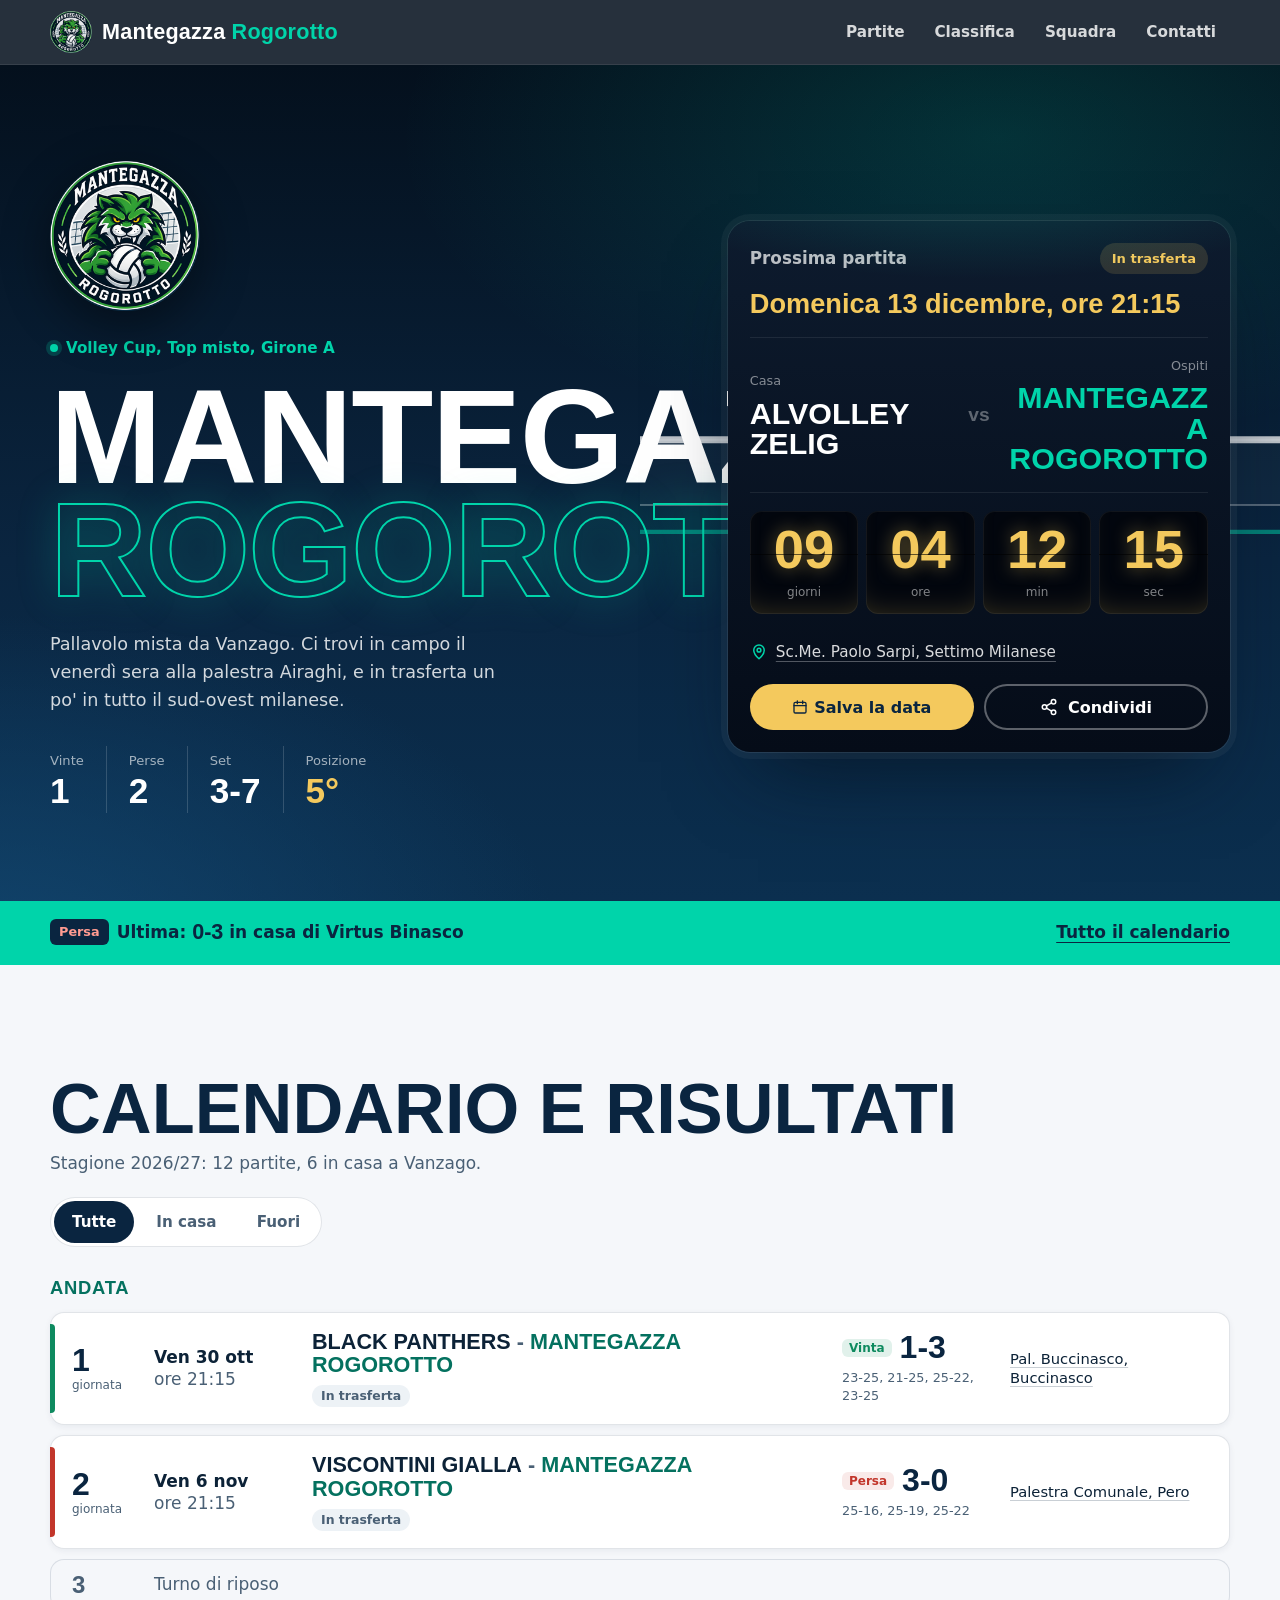
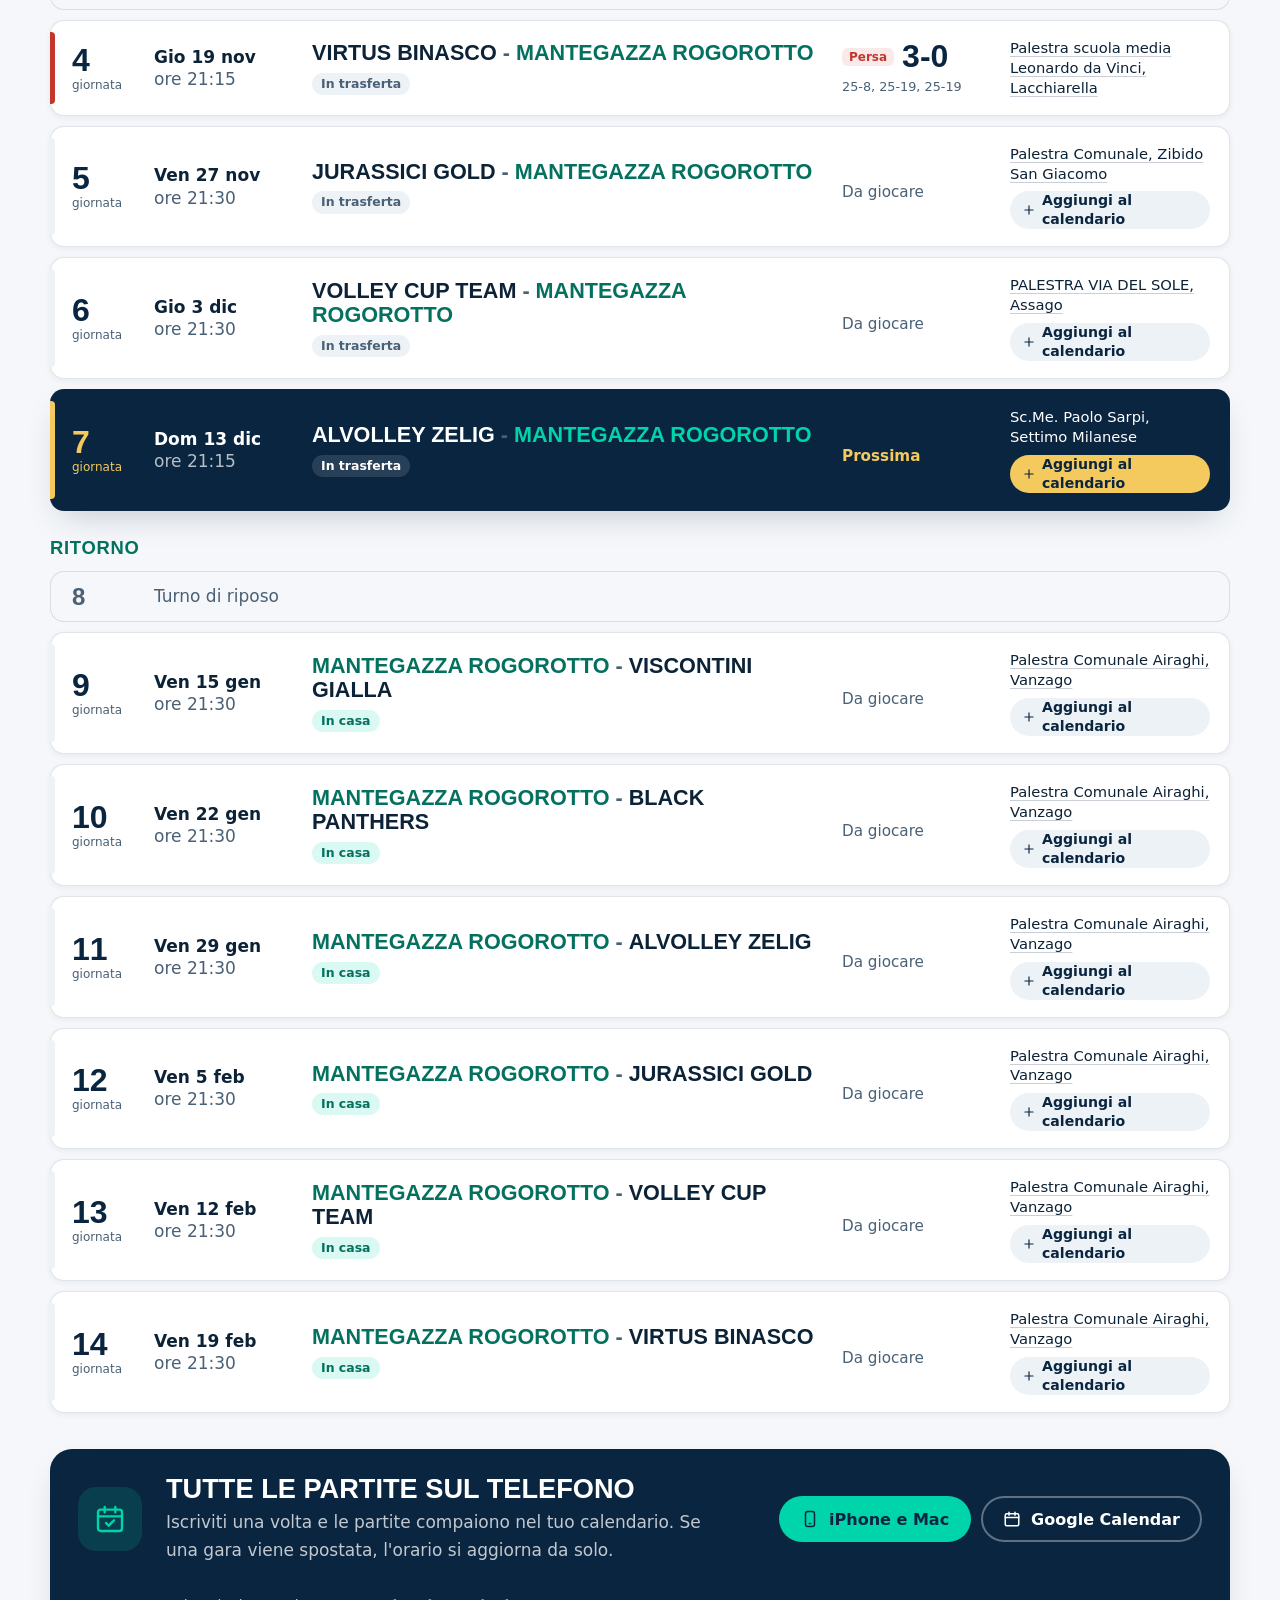
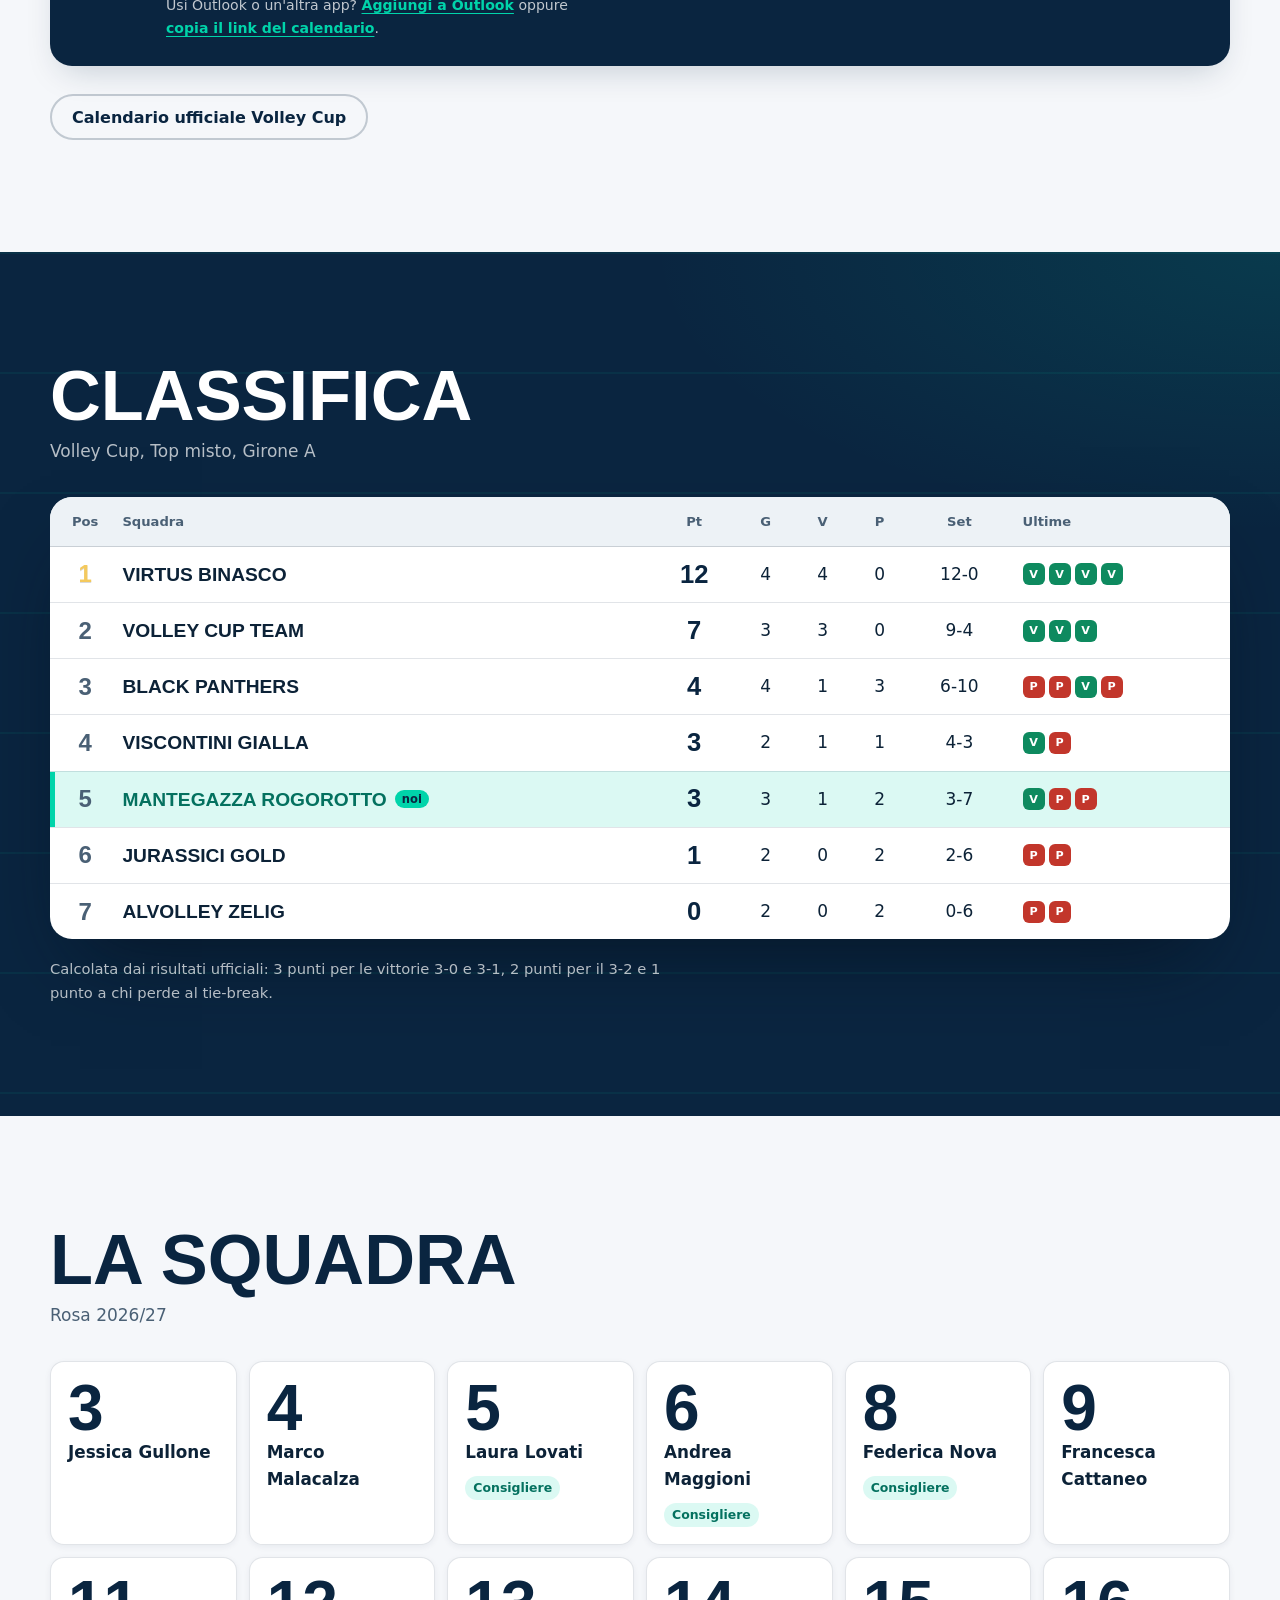
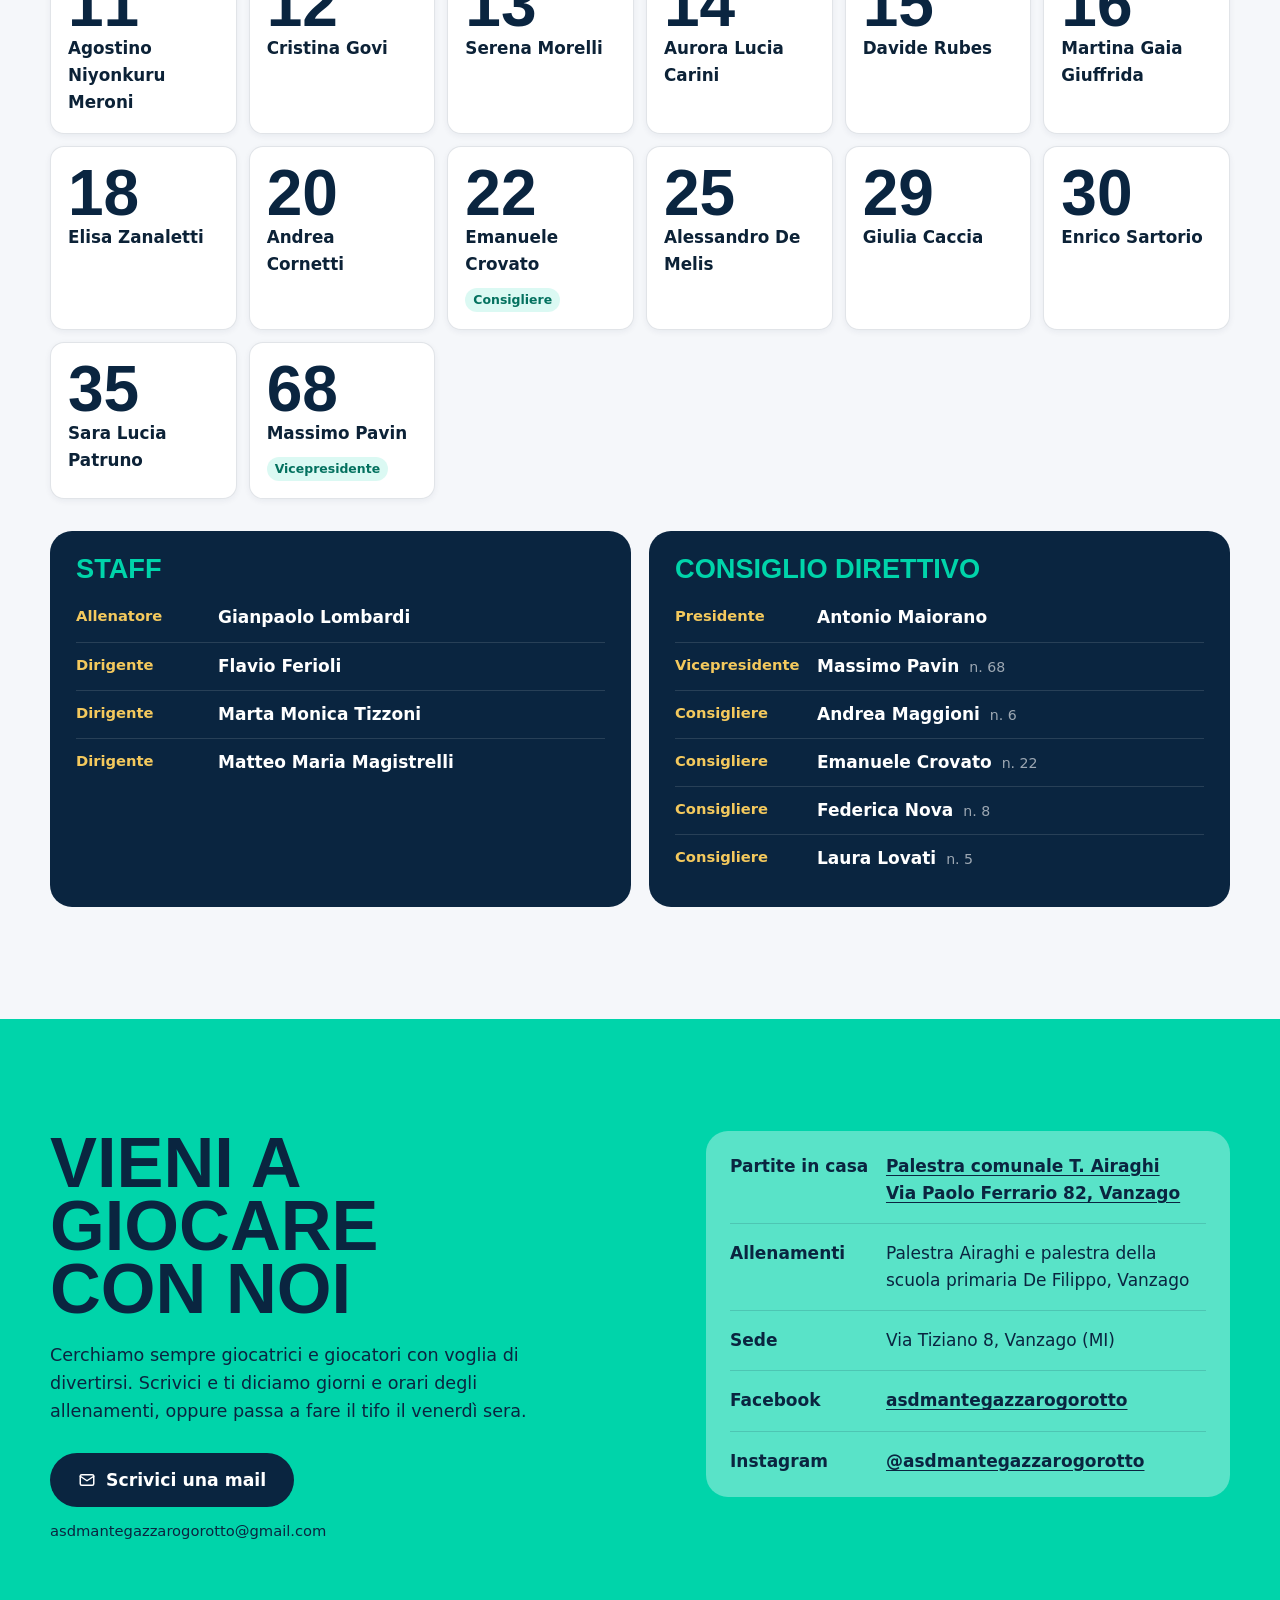
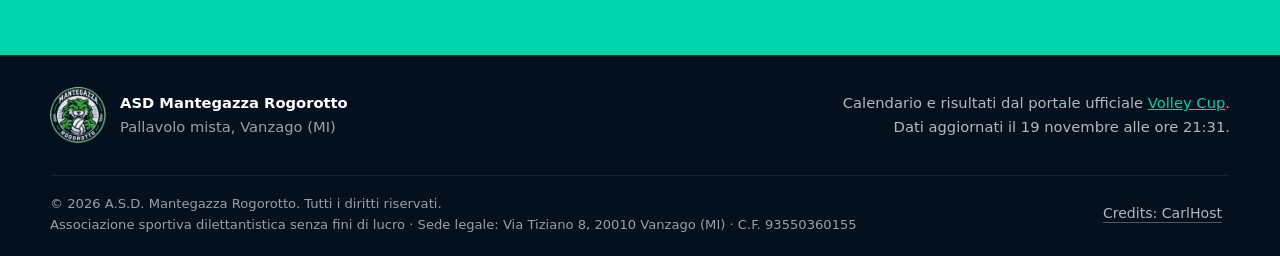
<file: index.html>
<!doctype html>
<html lang="it">
<head>
  <meta charset="utf-8">
  <meta http-equiv="Content-Security-Policy" content="default-src 'self'; script-src 'self'; style-src 'self' 'unsafe-inline' https://fonts.googleapis.com; font-src https://fonts.gstatic.com; img-src 'self' data:; connect-src 'self'; object-src 'none'; base-uri 'self'; form-action 'self'; upgrade-insecure-requests">
  <meta name="referrer" content="strict-origin-when-cross-origin">
  <meta name="viewport" content="width=device-width, initial-scale=1, viewport-fit=cover">
  <title>ASD Mantegazza Rogorotto | Pallavolo mista a Vanzago</title>
  <meta name="description" content="Sito ufficiale dell'ASD Mantegazza Rogorotto, squadra di pallavolo mista di Vanzago (MI). Calendario, risultati e classifica della Volley Cup Top misto aggiornati in automatico, squadra, allenamenti e contatti.">
  <meta name="theme-color" content="#0A2540">
  <link rel="canonical" href="https://asdmantegazzarogorotto.it/">
  <meta property="og:type" content="website">
  <meta property="og:locale" content="it_IT">
  <meta property="og:site_name" content="ASD Mantegazza Rogorotto">
  <meta property="og:title" content="ASD Mantegazza Rogorotto, pallavolo mista a Vanzago">
  <meta property="og:description" content="Sito ufficiale: prossima partita, risultati, classifica, squadra e contatti della pallavolo mista di Vanzago.">
  <meta property="og:url" content="https://asdmantegazzarogorotto.it/">
  <meta property="og:image" content="https://asdmantegazzarogorotto.it/assets/og.png?v=2">
  <meta property="og:image:width" content="1200">
  <meta property="og:image:height" content="630">
  <meta name="twitter:card" content="summary_large_image">
  <link rel="icon" href="/favicon.ico" sizes="48x48">
  <link rel="icon" href="/assets/logo-192.png?v=2" sizes="192x192" type="image/png">
  <link rel="icon" href="/assets/logo-96.png?v=2" sizes="96x96" type="image/png">
  <link rel="apple-touch-icon" href="assets/icon-180.png?v=2">
  <link rel="preconnect" href="https://fonts.googleapis.com">
  <link rel="preconnect" href="https://fonts.gstatic.com" crossorigin>
  <link href="https://fonts.googleapis.com/css2?family=Atkinson+Hyperlegible:ital,wght@0,400;0,700;1,400&family=Big+Shoulders+Display:wght@600;700;800;900&display=swap" rel="stylesheet">
  <link rel="stylesheet" href="css/style.css?v=9">
  <script type="application/ld+json">
  {
    "@context": "https://schema.org",
    "@type": "SportsTeam",
    "name": "ASD Mantegazza Rogorotto",
    "legalName": "A.S.D. Mantegazza Rogorotto",
    "taxID": "93550360155",
    "address": { "@type": "PostalAddress", "streetAddress": "Via Tiziano 8", "postalCode": "20010", "addressLocality": "Vanzago", "addressRegion": "MI", "addressCountry": "IT" },
    "sport": "Pallavolo",
    "logo": "https://asdmantegazzarogorotto.it/assets/logo-1024.png?v=2",
    "email": "asdmantegazzarogorotto@gmail.com",
    "url": "https://asdmantegazzarogorotto.it/",
    "description": "Sito ufficiale dell'ASD Mantegazza Rogorotto, squadra di pallavolo mista di Vanzago (MI).",
    "sameAs": ["https://www.instagram.com/asdmantegazzarogorotto/", "https://www.facebook.com/asdmantegazzarogorotto"],
    "location": {
      "@type": "SportsActivityLocation",
      "name": "Palestra comunale T. Airaghi",
      "address": { "@type": "PostalAddress", "streetAddress": "Via Paolo Ferrario 82", "addressLocality": "Vanzago", "addressRegion": "MI", "addressCountry": "IT" }
    }
  }
  </script>
  <script type="application/ld+json">
  {
    "@context": "https://schema.org",
    "@type": "WebSite",
    "name": "ASD Mantegazza Rogorotto",
    "alternateName": ["Mantegazza Rogorotto", "ASD MR"],
    "url": "https://asdmantegazzarogorotto.it/"
  }
  </script>
</head>
<body>
  <a class="skip" href="#partite">Vai al calendario</a>

  <header class="topbar">
    <div class="wrap topbar__inner">
      <a class="brand" href="#top" aria-label="Mantegazza Rogorotto, torna su">
        <img src="assets/logo-256.png?v=2" alt="" width="42" height="42">
        <span>Mantegazza <b>Rogorotto</b></span>
      </a>
      <nav class="nav" aria-label="Sezioni">
        <a href="#partite">Partite</a>
        <a href="#classifica">Classifica</a>
        <a href="#news" data-optional hidden>News</a>
        <a href="#squadra">Squadra</a>
        <a href="#foto" data-optional hidden>Foto</a>
        <a href="#contatti">Contatti</a>
      </nav>
    </div>
  </header>

  <main id="top">
    <section class="hero" aria-labelledby="hero-title">
      <svg class="hero__floor" viewBox="0 0 1600 520" preserveAspectRatio="xMidYMax slice" aria-hidden="true">
        <defs>
          <linearGradient id="fade" x1="0" y1="0" x2="0" y2="1">
            <stop offset="0" stop-color="#00D4AA" stop-opacity="0"/>
            <stop offset=".55" stop-color="#00D4AA" stop-opacity=".35"/>
            <stop offset="1" stop-color="#00D4AA" stop-opacity=".7"/>
          </linearGradient>
        </defs>
        <g fill="none" stroke="url(#fade)" stroke-width="3">
          <path d="M520 120 L1080 120 L1560 520 L40 520 Z"/>
          <path d="M444 183 L1156 183"/>
          <path d="M268 330 L1332 330"/>
        </g>
        <g stroke-linecap="round">
          <path d="M406 215 L1194 215" stroke="#00D4AA" stroke-opacity=".6" stroke-width="3"/>
          <path d="M380 150 L1220 150 L1220 196 L380 196 Z" fill="rgba(255,255,255,.03)" stroke="#fff" stroke-opacity=".35" stroke-width="1.5"/>
          <path d="M380 150 L1220 150" stroke="#fff" stroke-opacity=".85" stroke-width="5"/>
          <path d="M380 140 V215 M1220 140 V215" stroke="#F4C95D" stroke-opacity=".9" stroke-width="5"/>
        </g>
      </svg>

      <div class="wrap hero__grid">
        <div class="hero__text">
          <img class="hero__logo" src="assets/logo-256.png?v=2" srcset="assets/logo-256.png?v=2 1x, assets/logo-512.png?v=2 3x" alt="Logo ASD Mantegazza Rogorotto" width="150" height="150">
          <p class="hero__league" id="leagueLine">Volley Cup, Top misto</p>
          <h1 id="hero-title" class="hero__title">
            <span>Mantegazza</span>
            <span>Rogorotto</span>
          </h1>
          <p class="hero__lede">Pallavolo mista da Vanzago. Ci trovi in campo il venerdì sera alla palestra Airaghi, e in trasferta un po' in tutto il sud-ovest milanese.</p>
          <dl class="record" id="record" aria-label="Bilancio stagione">
            <div><dt>Vinte</dt><dd id="recW" class="sk">0</dd></div>
            <div><dt>Perse</dt><dd id="recL" class="sk">0</dd></div>
            <div><dt>Set</dt><dd id="recS" class="sk">0-0</dd></div>
            <div><dt>Posizione</dt><dd id="recP" class="sk">-</dd></div>
          </dl>
        </div>

        <article class="board" id="board" aria-labelledby="boardLabel">
          <header class="board__head">
            <h2 id="boardLabel">Prossima partita</h2>
            <span class="board__pill" id="boardSide">&nbsp;</span>
          </header>
          <p class="board__date" id="boardDate"><span class="sk">giorno 00 mese, ore 00:00</span></p>
          <div class="board__teams">
            <div class="board__team">
              <span class="board__side">Casa</span>
              <strong id="boardHome" class="sk">Squadra casa</strong>
            </div>
            <div class="board__vs" id="boardScore" aria-hidden="true">vs</div>
            <div class="board__team board__team--away">
              <span class="board__side">Ospiti</span>
              <strong id="boardAway" class="sk">Squadra ospite</strong>
            </div>
          </div>
          <div class="board__clock" id="boardClock" role="timer" aria-live="off" aria-label="Tempo che manca alla partita">
            <div><b id="cdD">00</b><span>giorni</span></div>
            <div><b id="cdH">00</b><span>ore</span></div>
            <div><b id="cdM">00</b><span>min</span></div>
            <div><b id="cdS">00</b><span>sec</span></div>
          </div>
          <a class="board__venue" id="boardVenue" href="#" target="_blank" rel="noopener">
            <svg viewBox="0 0 24 24" aria-hidden="true"><path d="M12 21s-7-6.2-7-11.5A7 7 0 0 1 19 9.5C19 14.8 12 21 12 21z"/><circle cx="12" cy="9.5" r="2.5"/></svg>
            <span class="sk">Palestra, città</span>
          </a>
          <div class="board__actions">
            <details class="cal cal--board" id="boardCal">
              <summary class="btn btn--gold">
                <svg viewBox="0 0 24 24" aria-hidden="true"><rect x="3" y="5" width="18" height="16" rx="2"/><path d="M3 10h18M8 3v4M16 3v4"/></svg>
                Salva la data
              </summary>
              <div class="cal__menu" id="boardCalMenu"></div>
            </details>
            <button type="button" class="btn btn--outline-light" id="boardShare">
              <svg viewBox="0 0 24 24" aria-hidden="true"><circle cx="18" cy="5" r="3"/><circle cx="6" cy="12" r="3"/><circle cx="18" cy="19" r="3"/><path d="M8.6 13.5l6.8 4M15.4 6.5l-6.8 4"/></svg>
              Condividi
            </button>
          </div>
        </article>
      </div>

      <div class="ticker" id="ticker">
        <div class="wrap ticker__inner">
          <p id="lastResult"><span class="sk">Ultima partita: risultato</span></p>
          <a href="#partite" class="ticker__link">Tutto il calendario</a>
        </div>
      </div>
    </section>

    <section class="section" id="partite" aria-labelledby="partite-title">
      <div class="wrap">
        <div class="section__head">
          <div>
            <h2 id="partite-title">Calendario e risultati</h2>
            <p class="section__sub" id="fixturesSub">Stagione 2026/27, 12 partite tra andata e ritorno.</p>
          </div>
          <div class="filters" role="group" aria-label="Mostra partite">
            <button type="button" data-filter="all" aria-pressed="true">Tutte</button>
            <button type="button" data-filter="home" aria-pressed="false">In casa</button>
            <button type="button" data-filter="away" aria-pressed="false">Fuori</button>
          </div>
        </div>
        <ol class="fixtures" id="fixtures" aria-busy="true">
          <li class="fx fx--skeleton"></li><li class="fx fx--skeleton"></li><li class="fx fx--skeleton"></li>
        </ol>
        <aside class="follow" aria-labelledby="follow-title">
          <div class="follow__icon">
            <svg viewBox="0 0 24 24" aria-hidden="true"><rect x="3" y="5" width="18" height="16" rx="2"/><path d="M3 10h18M8 3v4M16 3v4M9 15l2 2 4-4"/></svg>
          </div>
          <div>
            <h3 id="follow-title">Tutte le partite sul telefono</h3>
            <p>Iscriviti una volta e le partite compaiono nel tuo calendario. Se una gara viene spostata, l'orario si aggiorna da solo.</p>
          </div>
          <div class="follow__btns">
            <a class="btn btn--teal" id="subApple" href="#">
              <svg viewBox="0 0 24 24" aria-hidden="true"><rect x="6" y="2" width="12" height="20" rx="3"/><path d="M11 18h2"/></svg>
              iPhone e Mac
            </a>
            <a class="btn btn--outline-light" id="subGoogle" href="#" target="_blank" rel="noopener">
              <svg viewBox="0 0 24 24" aria-hidden="true"><rect x="3" y="5" width="18" height="16" rx="2"/><path d="M3 10h18M8 3v4M16 3v4"/></svg>
              Google Calendar
            </a>
          </div>
          <p class="follow__more">Usi Outlook o un'altra app? <a id="subOutlook" href="#" target="_blank" rel="noopener">Aggiungi a Outlook</a> oppure <button type="button" id="copyFeed">copia il link del calendario</button>.</p>
        </aside>
        <div class="section__actions">
          <a class="btn btn--ghost" id="sourceLink" href="https://ivl.usacli.it/" target="_blank" rel="noopener">Calendario ufficiale Volley Cup</a>
        </div>
      </div>
    </section>

    <section class="section section--court" id="classifica" aria-labelledby="classifica-title">
      <div class="wrap">
        <div class="section__head">
          <div>
            <h2 id="classifica-title">Classifica</h2>
            <p class="section__sub" id="groupName">Girone A</p>
          </div>
        </div>
        <div class="table-card">
          <table class="standings">
            <caption class="sr-only">Classifica del girone</caption>
            <thead>
              <tr>
                <th scope="col"><abbr title="Posizione">Pos</abbr></th>
                <th scope="col" class="t-left">Squadra</th>
                <th scope="col"><abbr title="Punti">Pt</abbr></th>
                <th scope="col"><abbr title="Partite giocate">G</abbr></th>
                <th scope="col"><abbr title="Vinte">V</abbr></th>
                <th scope="col"><abbr title="Perse">P</abbr></th>
                <th scope="col" class="hide-sm">Set</th>
                <th scope="col" class="t-left hide-sm">Ultime</th>
              </tr>
            </thead>
            <tbody id="standings"></tbody>
          </table>
        </div>
        <p class="note">Calcolata dai risultati ufficiali: 3 punti per le vittorie 3-0 e 3-1, 2 punti per il 3-2 e 1 punto a chi perde al tie-break.</p>
      </div>
    </section>

    <section class="section" id="news" aria-labelledby="news-title" hidden>
      <div class="wrap">
        <div class="section__head">
          <div>
            <h2 id="news-title">News</h2>
            <p class="section__sub">Avvisi e racconti dalla squadra</p>
          </div>
        </div>
        <div class="news" id="newsList"></div>
        <div class="section__actions"><button type="button" class="btn btn--ghost" id="newsMore" hidden>Mostra altre news</button></div>
      </div>
    </section>

    <section class="section" id="squadra" aria-labelledby="squadra-title">
      <div class="wrap">
        <div class="section__head">
          <div>
            <h2 id="squadra-title">La squadra</h2>
            <p class="section__sub">Rosa 2026/27</p>
          </div>
        </div>
        <div id="roster"></div>
      </div>
    </section>

    <section class="section section--photos" id="foto" aria-labelledby="foto-title" hidden>
      <div class="wrap">
        <div class="section__head">
          <div>
            <h2 id="foto-title">Foto</h2>
            <p class="section__sub">Dal campo e dintorni</p>
          </div>
        </div>
        <ul class="photos" id="photoGrid"></ul>
        <div class="section__actions"><button type="button" class="btn btn--outline-light" id="photosMore" hidden>Mostra altre foto</button></div>
      </div>
    </section>

    <dialog class="lightbox" id="lightbox" aria-label="Foto ingrandita">
      <figure>
        <img id="lbImg" alt="">
        <figcaption id="lbCap"></figcaption>
      </figure>
      <button type="button" class="lightbox__btn lightbox__prev" id="lbPrev" aria-label="Foto precedente"><svg viewBox="0 0 24 24" aria-hidden="true"><path d="M15 5l-7 7 7 7"/></svg></button>
      <button type="button" class="lightbox__btn lightbox__next" id="lbNext" aria-label="Foto successiva"><svg viewBox="0 0 24 24" aria-hidden="true"><path d="M9 5l7 7-7 7"/></svg></button>
      <button type="button" class="lightbox__btn lightbox__close" id="lbClose" aria-label="Chiudi"><svg viewBox="0 0 24 24" aria-hidden="true"><path d="M6 6l12 12M18 6L6 18"/></svg></button>
    </dialog>

    <section class="section section--teal" id="contatti" aria-labelledby="contatti-title">
      <div class="wrap contacts">
        <div class="contacts__main">
          <h2 id="contatti-title">Vieni a giocare con noi</h2>
          <p id="clubInvite">Cerchiamo sempre giocatrici e giocatori con voglia di divertirsi. Scrivici e ti diciamo giorni e orari degli allenamenti, oppure passa a fare il tifo il venerdì sera.</p>
          <a class="btn btn--navy btn--lg" id="clubMailBtn" href="mailto:asdmantegazzarogorotto@gmail.com?subject=Info%20pallavolo">
            <svg viewBox="0 0 24 24" aria-hidden="true"><rect x="3" y="5" width="18" height="14" rx="2"/><path d="M3 7l9 6 9-6"/></svg>
            Scrivici una mail
          </a>
          <p class="contacts__mail" id="clubMail">asdmantegazzarogorotto@gmail.com</p>
        </div>
        <dl class="facts">
          <div>
            <dt>Partite in casa</dt>
            <dd><a id="clubGym" href="https://www.google.com/maps/search/?api=1&query=Palestra+Comunale+Airaghi+Via+Paolo+Ferrario+82+Vanzago" target="_blank" rel="noopener">Palestra comunale T. Airaghi<br>Via Paolo Ferrario 82, Vanzago</a></dd>
          </div>
          <div>
            <dt>Allenamenti</dt>
            <dd id="clubTraining">Palestra Airaghi e palestra della scuola primaria De Filippo, Vanzago</dd>
          </div>
          <div>
            <dt>Sede</dt>
            <dd id="clubSeat">Via Tiziano 8, Vanzago (MI)</dd>
          </div>
          <div id="clubFbRow" hidden>
            <dt>Facebook</dt>
            <dd><a id="clubFb" href="#" target="_blank" rel="noopener">Pagina Facebook</a></dd>
          </div>
          <div id="clubIgRow">
            <dt>Instagram</dt>
            <dd><a id="clubIg" href="https://www.instagram.com/asdmantegazzarogorotto/" target="_blank" rel="noopener">@asdmantegazzarogorotto</a></dd>
          </div>
        </dl>
      </div>
    </section>
  </main>

  <footer class="footer">
    <div class="wrap footer__inner">
      <div class="footer__brand">
        <img src="assets/logo-256.png?v=2" alt="" width="56" height="56" loading="lazy">
        <p>ASD Mantegazza Rogorotto<br><span>Pallavolo mista, Vanzago (MI)</span></p>
      </div>
      <p class="footer__data">Calendario e risultati dal portale ufficiale <a href="https://www.volleycup.it/" target="_blank" rel="noopener">Volley Cup</a>.<br><span id="updated"></span></p>
    </div>
    <div class="wrap footer__credits">
      <p class="footer__legal">&copy; <span id="year">2026</span> A.S.D. Mantegazza Rogorotto. Tutti i diritti riservati.<br>
        Associazione sportiva dilettantistica senza fini di lucro &middot; Sede legale: Via Tiziano 8, 20010 Vanzago (MI) &middot; C.F. 93550360155</p>
      <a href="https://carlhost.com/websites" target="_blank" rel="noopener">Credits: CarlHost</a>
    </div>
  </footer>

  <div class="toast" id="toast" role="status" aria-live="polite"></div>

  <script src="js/main.js?v=8" defer></script>
</body>
</html>
</file>
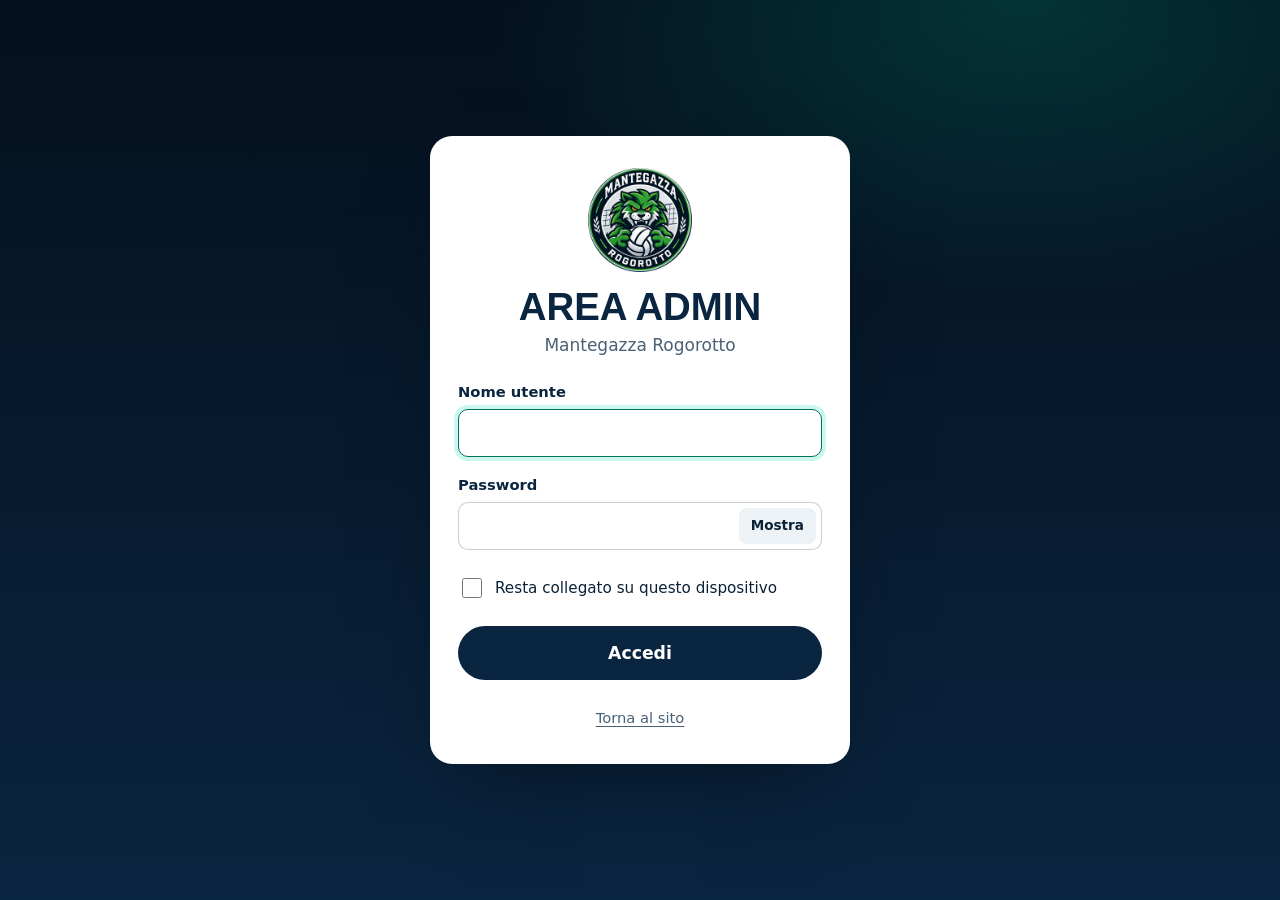
<file: admin/index.html>
<!doctype html>
<html lang="it">
<head>
  <meta charset="utf-8">
  <meta http-equiv="Content-Security-Policy" content="default-src 'self'; script-src 'self'; style-src 'self' 'unsafe-inline' https://fonts.googleapis.com; font-src https://fonts.gstatic.com; img-src 'self' data: blob:; connect-src https://mr-admin.ulivinic.workers.dev; object-src 'none'; base-uri 'self'; form-action 'none'; upgrade-insecure-requests">
  <meta name="referrer" content="no-referrer">
  <meta name="viewport" content="width=device-width, initial-scale=1, viewport-fit=cover">
  <meta name="robots" content="noindex, nofollow">
  <title>Area admin | Mantegazza Rogorotto</title>
  <meta name="theme-color" content="#0A2540">
  <link rel="icon" href="../assets/logo-64.png?v=2" type="image/png">
  <link rel="apple-touch-icon" href="../assets/icon-180.png?v=2">
  <link rel="preconnect" href="https://fonts.googleapis.com">
  <link rel="preconnect" href="https://fonts.gstatic.com" crossorigin>
  <link href="https://fonts.googleapis.com/css2?family=Atkinson+Hyperlegible:ital,wght@0,400;0,700;1,400&family=Big+Shoulders+Display:wght@700;800;900&display=swap" rel="stylesheet">
  <link rel="stylesheet" href="../css/style.css?v=9">
  <link rel="stylesheet" href="admin.css?v=2">
</head>
<body class="admin">

  <!-- ============ LOGIN ============ -->
  <main class="login" id="loginView">
    <form class="login__card" id="loginForm" novalidate>
      <img src="../assets/logo-256.png?v=2" alt="" width="104" height="104">
      <h1>Area admin</h1>
      <p class="login__sub">Mantegazza Rogorotto</p>
      <label class="field">
        <span>Nome utente</span>
        <input type="text" name="username" id="username" autocomplete="username" autocapitalize="none" spellcheck="false" required>
      </label>
      <label class="field">
        <span>Password</span>
        <span class="pw">
          <input type="password" name="password" id="password" autocomplete="current-password" required>
          <button type="button" class="pw__toggle" id="pwToggle" aria-label="Mostra password" aria-pressed="false">Mostra</button>
        </span>
      </label>
      <label class="check">
        <input type="checkbox" id="remember">
        <span>Resta collegato su questo dispositivo</span>
      </label>
      <p class="form-error" id="loginError" role="alert" hidden></p>
      <button type="submit" class="btn btn--navy btn--lg btn--block" id="loginBtn">Accedi</button>
      <a class="login__back" href="../">Torna al sito</a>
    </form>
  </main>

  <!-- ============ PANNELLO ============ -->
  <div class="app" id="appView" hidden>
    <header class="app__bar">
      <div class="app__brand">
        <img src="../assets/logo-256.png?v=2" alt="" width="36" height="36">
        <span>Admin</span>
      </div>
      <nav class="tabs" role="tablist" aria-label="Sezioni da modificare">
        <button role="tab" id="tab-players" aria-controls="panel-players" aria-selected="true" data-tab="players">Rosa</button>
        <button role="tab" id="tab-news" aria-controls="panel-news" aria-selected="false" data-tab="news" tabindex="-1">News</button>
        <button role="tab" id="tab-gallery" aria-controls="panel-gallery" aria-selected="false" data-tab="gallery" tabindex="-1">Foto</button>
        <button role="tab" id="tab-club" aria-controls="panel-club" aria-selected="false" data-tab="club" tabindex="-1">Contatti</button>
      </nav>
      <div class="app__user">
        <a href="../" target="_blank" rel="noopener">Vedi il sito</a>
        <button type="button" id="logoutBtn">Esci <span id="whoami"></span></button>
      </div>
    </header>

    <main class="app__main wrap">
      <p class="loading" id="loading">Carico i contenuti…</p>

      <!-- ROSA -->
      <section class="panel" id="panel-players" role="tabpanel" aria-labelledby="tab-players">
        <div class="panel__head">
          <div>
            <h2>Rosa</h2>
            <p>Giocatori, staff e consiglio direttivo. Chi ha un numero compare tra i giocatori; chi non ha numero ma ha un ruolo (allenatore, dirigente) compare nello staff; chi ha una carica compare nel consiglio direttivo.</p>
          </div>
          <button type="button" class="btn btn--teal" id="addPlayer">Aggiungi giocatore</button>
        </div>
        <ul class="list" id="playersList"></ul>
        <p class="empty" id="playersEmpty" hidden>Nessun giocatore. Finché la rosa è vuota, sul sito compare "Rosa in arrivo".</p>
      </section>

      <!-- NEWS -->
      <section class="panel" id="panel-news" role="tabpanel" aria-labelledby="tab-news" hidden>
        <div class="panel__head">
          <div>
            <h2>News</h2>
            <p>Avvisi, resoconti delle partite, eventi. Sul sito compaiono le più recenti per prime.</p>
          </div>
          <button type="button" class="btn btn--teal" id="addNews">Scrivi una news</button>
        </div>
        <ul class="list" id="newsList"></ul>
        <p class="empty" id="newsEmpty" hidden>Nessuna news. Finché non ce ne sono, la sezione non compare sul sito.</p>
      </section>

      <!-- FOTO -->
      <section class="panel" id="panel-gallery" role="tabpanel" aria-labelledby="tab-gallery" hidden>
        <div class="panel__head">
          <div>
            <h2>Foto</h2>
            <p>Le foto vengono ridotte automaticamente prima del caricamento. Puoi sceglierne più di una alla volta.</p>
          </div>
          <label class="btn btn--teal">
            Carica foto
            <input type="file" id="galleryUpload" accept="image/jpeg,image/png,image/webp,image/heic" multiple hidden>
          </label>
        </div>
        <ul class="gallery-grid" id="galleryList"></ul>
        <p class="empty" id="galleryEmpty" hidden>Nessuna foto. Finché non ce ne sono, la sezione non compare sul sito.</p>
      </section>

      <!-- CONTATTI -->
      <section class="panel" id="panel-club" role="tabpanel" aria-labelledby="tab-club" hidden>
        <div class="panel__head">
          <div>
            <h2>Contatti</h2>
            <p>I testi della sezione "Vieni a giocare con noi" in fondo al sito.</p>
          </div>
        </div>
        <form class="card form-grid" id="clubForm">
          <label class="field field--wide">
            <span>Testo di invito</span>
            <textarea name="invite" rows="3" maxlength="600"></textarea>
          </label>
          <label class="field">
            <span>Email</span>
            <input type="email" name="email" maxlength="120" autocomplete="off">
          </label>
          <label class="field">
            <span>Instagram</span>
            <span class="prefix"><b>@</b><input type="text" name="instagram" maxlength="60" autocapitalize="none" spellcheck="false"></span>
          </label>
          <label class="field field--wide">
            <span>Facebook</span>
            <input type="text" name="facebook" maxlength="200" autocapitalize="none" spellcheck="false" placeholder="Incolla il link della pagina, es. https://www.facebook.com/nomepagina">
          </label>
          <label class="field">
            <span>Palestra delle partite in casa</span>
            <input type="text" name="home_gym_name" maxlength="120">
          </label>
          <label class="field">
            <span>Indirizzo della palestra</span>
            <input type="text" name="home_gym_address" maxlength="160">
          </label>
          <label class="field field--wide">
            <span>Allenamenti</span>
            <textarea name="training" rows="2" maxlength="300"></textarea>
          </label>
          <label class="field field--wide">
            <span>Sede</span>
            <input type="text" name="seat" maxlength="160">
          </label>
        </form>
      </section>
    </main>

    <footer class="savebar" id="saveBar" data-state="clean">
      <div class="wrap savebar__inner">
        <p id="saveStatus">Nessuna modifica da salvare.</p>
        <div class="savebar__btns">
          <button type="button" class="btn btn--ghost-light" id="discardBtn" disabled>Annulla modifiche</button>
          <button type="button" class="btn btn--gold" id="saveBtn" disabled>Salva modifiche</button>
        </div>
      </div>
    </footer>
  </div>

  <!-- modale news -->
  <dialog class="modal" id="newsDialog" aria-labelledby="newsDialogTitle">
    <form method="dialog" class="modal__body" id="newsForm" novalidate>
      <h2 id="newsDialogTitle">Nuova news</h2>
      <label class="field">
        <span>Titolo</span>
        <input type="text" name="title" maxlength="140" required>
      </label>
      <label class="field">
        <span>Data</span>
        <input type="date" name="date" required>
      </label>
      <label class="field">
        <span>Testo</span>
        <textarea name="text" rows="7" maxlength="5000"></textarea>
      </label>
      <div class="field">
        <span>Foto (facoltativa)</span>
        <div class="imgpick" id="newsImgPick"></div>
      </div>
      <p class="form-error" id="newsError" role="alert" hidden></p>
      <div class="modal__actions">
        <button type="button" class="btn btn--ghost" value="cancel" id="newsCancel">Annulla</button>
        <button type="submit" class="btn btn--navy" value="ok">Conferma</button>
      </div>
    </form>
  </dialog>

  <div class="toast" id="toast" role="status" aria-live="polite"></div>
  <script src="admin.js?v=3" defer></script>
</body>
</html>
</file>
<file: css/style.css>
/* ASD Mantegazza Rogorotto
   Palette: navy + verde acqua + oro (colori sociali) */
:root {
  --navy: #0A2540;
  --navy-950: #04101D;
  --navy-800: #0B3152;
  --navy-700: #12466F;
  --teal: #00D4AA;
  --teal-bright: #2AF3CB;
  --teal-ink: #04715F;     /* verde acqua leggibile su chiaro (5.3:1 su bianco) */
  --gold: #F4C95D;
  --bg: #F5F7FA;
  --surface: #FFFFFF;
  --surface-soft: #EDF2F6;
  --text: #0C2237;
  --muted: #4A6075;        /* 6.1:1 su bianco */
  --line: rgba(10, 37, 64, .12);
  --line-strong: rgba(10, 37, 64, .22);
  --win: #0E8A5F;
  --loss: #C2362B;

  --display: "Big Shoulders Display", "Arial Narrow", Arial, sans-serif;
  --body: "Atkinson Hyperlegible", system-ui, -apple-system, "Segoe UI", sans-serif;

  --r-sm: 8px;
  --r-md: 14px;
  --r-lg: 22px;
  --shadow-sm: 0 2px 6px rgba(10, 37, 64, .06);
  --shadow-md: 0 14px 34px -12px rgba(10, 37, 64, .22);
  --shadow-lg: 0 40px 80px -30px rgba(4, 16, 29, .7);
  --ease: cubic-bezier(.2, .7, .2, 1);
  --t-fast: 160ms;
  --t-med: 260ms;
  --wrap: 1180px;
  --header-h: 64px;
}

*, *::before, *::after { box-sizing: border-box; }
html { scroll-behavior: smooth; scroll-padding-top: calc(var(--header-h) + 12px); -webkit-text-size-adjust: 100%; }
body {
  margin: 0;
  background: var(--bg);
  color: var(--text);
  font: 400 1.0625rem/1.6 var(--body);
  -webkit-font-smoothing: antialiased;
  text-rendering: optimizeLegibility;
}
img, svg { display: block; }
a { color: inherit; }
button { font: inherit; color: inherit; cursor: pointer; }
h1, h2, h3 { text-wrap: balance; }
:focus-visible { outline: 3px solid var(--teal); outline-offset: 3px; border-radius: 6px; }
.sr-only { position: absolute; width: 1px; height: 1px; padding: 0; margin: -1px; overflow: hidden; clip: rect(0 0 0 0); white-space: nowrap; border: 0; }

.wrap { width: min(var(--wrap), 100% - 32px); margin-inline: auto; }

.skip { position: absolute; left: -999px; top: 8px; background: var(--teal); color: var(--navy); font-weight: 700; padding: 10px 16px; border-radius: 8px; z-index: 100; }
.skip:focus { left: 16px; }

/* skeleton mentre carica */
.sk { color: transparent !important; background: linear-gradient(90deg, rgba(255,255,255,.08), rgba(255,255,255,.18), rgba(255,255,255,.08)); background-size: 200% 100%; border-radius: 6px; animation: shimmer 1.4s linear infinite; text-shadow: none !important; }
@keyframes shimmer { to { background-position: -200% 0; } }

/* icone */
.btn svg, .board__venue svg, .chip svg { width: 18px; height: 18px; flex: none; fill: none; stroke: currentColor; stroke-width: 2; stroke-linecap: round; stroke-linejoin: round; }

/* ---------- pulsanti ---------- */
.btn {
  display: inline-flex; align-items: center; justify-content: center; gap: 10px;
  min-height: 46px; padding: 0 20px; border-radius: 999px;
  border: 2px solid transparent; font-weight: 700; font-size: 1rem; line-height: 1.2;
  text-decoration: none; text-align: center;
  transition: background-color var(--t-fast) var(--ease), color var(--t-fast) var(--ease), border-color var(--t-fast) var(--ease), transform var(--t-fast) var(--ease);
  touch-action: manipulation;
}
.btn:active { transform: scale(.97); }
.btn--lg { min-height: 54px; padding: 0 26px; font-size: 1.08rem; }
.btn--gold { background: var(--gold); color: var(--navy); }
.btn--gold:hover { background: #FFD97F; }
.btn--teal { background: var(--teal); color: var(--navy); }
.btn--teal:hover { background: var(--teal-bright); }
.btn--navy { background: var(--navy); color: #fff; }
.btn--navy:hover { background: var(--navy-700); }
.btn--ghost { border-color: var(--line-strong); color: var(--navy); background: transparent; }
.btn--ghost:hover { border-color: var(--navy); background: var(--surface); }
.btn--outline-light { border-color: rgba(255,255,255,.35); color: #fff; background: transparent; }
.btn--outline-light:hover { border-color: #fff; background: rgba(255,255,255,.08); }

/* ---------- barra in alto ---------- */
.topbar {
  position: sticky; top: 0; z-index: 40;
  background: rgba(4, 16, 29, .86);
  -webkit-backdrop-filter: saturate(140%) blur(12px);
  backdrop-filter: saturate(140%) blur(12px);
  color: #fff;
  border-bottom: 1px solid rgba(255,255,255,.08);
}
.topbar__inner { display: flex; align-items: center; justify-content: space-between; gap: 16px; min-height: var(--header-h); }
.brand { display: flex; align-items: center; gap: 10px; text-decoration: none; font: 800 1.35rem/1 var(--display); letter-spacing: .01em; white-space: nowrap; }
.brand b { color: var(--teal); font-weight: 800; }
.nav { display: flex; gap: 2px; }
.nav a {
  display: inline-flex; align-items: center; min-height: 44px; padding: 0 14px; border-radius: 999px;
  text-decoration: none; font-weight: 700; font-size: .95rem; color: rgba(255,255,255,.82);
  transition: background-color var(--t-fast) var(--ease), color var(--t-fast) var(--ease);
}
.nav a:hover { color: #fff; background: rgba(255,255,255,.08); }
.nav a[aria-current="true"] { color: var(--navy); background: var(--teal); }

/* ---------- hero ---------- */
.hero {
  position: relative; isolation: isolate; overflow: hidden;
  color: #fff;
  background:
    radial-gradient(1000px 520px at 78% 8%, rgba(0, 212, 170, .16), transparent 60%),
    radial-gradient(800px 500px at 0% 100%, rgba(18, 70, 111, .9), transparent 70%),
    linear-gradient(180deg, var(--navy-950), var(--navy) 55%, var(--navy-800));
}
.hero__floor { position: absolute; left: 50%; right: 0; bottom: 0; width: 50%; height: 82%; z-index: -1; opacity: .85; }
.hero__grid {
  display: grid; grid-template-columns: minmax(0, 1.1fr) minmax(0, .9fr);
  gap: clamp(32px, 5vw, 72px); align-items: center;
  padding-block: clamp(48px, 8vw, 96px) clamp(48px, 7vw, 88px);
}
.hero__logo { display: block; width: clamp(104px, 12vw, 150px); height: auto; margin-bottom: 22px; filter: drop-shadow(0 14px 24px rgba(0,0,0,.45)); }
.hero__league {
  display: inline-flex; align-items: center; gap: 8px; margin: 0 0 20px;
  font-weight: 700; font-size: .95rem; color: var(--teal);
}
.hero__league::before { content: ""; width: 8px; height: 8px; border-radius: 50%; background: var(--teal); box-shadow: 0 0 0 4px rgba(0, 212, 170, .2); }
.hero__title {
  margin: 0;
  font: 900 clamp(3.5rem, 10.5vw, 8.4rem)/.84 var(--display);
  text-transform: uppercase; letter-spacing: -.012em;
}
.hero__title span { display: block; }
.hero__title span + span {
  color: transparent;
  -webkit-text-stroke: 2px var(--teal);
  text-shadow: 0 0 40px rgba(0, 212, 170, .25);
}
.hero__lede { max-width: 40ch; margin: 24px 0 0; font-size: 1.1rem; color: rgba(255,255,255,.82); }

.record {
  display: grid; grid-template-columns: repeat(4, auto); justify-content: start; gap: 0;
  margin: 32px 0 0; padding: 0;
}
.record div { padding: 4px 22px 4px 0; margin-right: 22px; border-right: 1px solid rgba(255,255,255,.16); }
.record div:last-child { border-right: 0; margin-right: 0; }
.record dt { font-size: .82rem; color: rgba(255,255,255,.62); }
.record dd { margin: 2px 0 0; font: 800 2.2rem/1 var(--display); font-variant-numeric: tabular-nums; }
.record #recP { color: var(--gold); }

/* il tabellone */
.board {
  position: relative;
  background: linear-gradient(180deg, #0D1B2E, #050C18);
  border-radius: var(--r-lg);
  padding: 22px;
  box-shadow: 0 0 0 1px rgba(255,255,255,.08), 0 0 0 7px rgba(255,255,255,.04), var(--shadow-lg);
}
.board::before { /* luce del palazzetto */
  content: ""; position: absolute; inset: 0; border-radius: inherit; pointer-events: none;
  background: radial-gradient(500px 140px at 50% -40px, rgba(0, 212, 170, .18), transparent 70%);
}
.board__head { display: flex; align-items: center; justify-content: space-between; gap: 12px; }
.board__head h2 { margin: 0; font: 700 1.05rem/1 var(--body); color: rgba(255,255,255,.72); }
.board__pill { padding: 5px 12px; border-radius: 999px; font-size: .82rem; font-weight: 700; background: rgba(0, 212, 170, .14); color: var(--teal); }
.board__pill.is-away { background: rgba(244, 201, 93, .14); color: var(--gold); }
.board__date { margin: 16px 0 0; font: 800 1.7rem/1.05 var(--display); color: var(--gold); }
.board__teams {
  display: grid; grid-template-columns: minmax(0, 1fr) auto minmax(0, 1fr); align-items: center; gap: 14px;
  margin: 18px 0; padding: 18px 0; border-block: 1px solid rgba(255,255,255,.08);
}
.board__team { display: flex; flex-direction: column; gap: 6px; min-width: 0; }
.board__team--away { text-align: right; }
.board__side { font-size: .8rem; color: rgba(255,255,255,.5); }
.board__team strong { font: 800 clamp(1.4rem, 2.6vw, 1.9rem)/1 var(--display); text-transform: uppercase; overflow-wrap: anywhere; }
.board__team strong.is-us { color: var(--teal); }
.board__vs { font: 800 1.2rem/1 var(--display); color: rgba(255,255,255,.35); }
.board__vs.is-score { font-size: 3rem; color: var(--gold); letter-spacing: .04em; }

.board__clock { display: grid; grid-template-columns: repeat(4, 1fr); gap: 8px; }
.board__clock div {
  position: relative; text-align: center; padding: 12px 4px 10px; border-radius: 12px;
  background: #02060E; box-shadow: inset 0 0 0 1px rgba(255,255,255,.06), inset 0 -18px 30px -20px rgba(244, 201, 93, .25);
  overflow: hidden;
}
.board__clock div::after { /* linea centrale da cifra "a paletta" */
  content: ""; position: absolute; left: 0; right: 0; top: 42%; height: 1px; background: rgba(0,0,0,.6);
}
.board__clock b {
  display: block; font: 900 clamp(2.3rem, 5vw, 3.4rem)/1 var(--display);
  color: var(--gold); font-variant-numeric: tabular-nums;
  text-shadow: 0 0 18px rgba(244, 201, 93, .45);
}
.board__clock b.flip { animation: flip 420ms var(--ease); }
@keyframes flip { 0% { transform: translateY(-30%); opacity: 0; } 100% { transform: none; opacity: 1; } }
.board__clock span { font-size: .75rem; color: rgba(255,255,255,.5); }
.board__live { display: flex; align-items: center; justify-content: center; gap: 12px; padding: 18px; border-radius: 12px; background: rgba(194, 54, 43, .16); font: 800 1.6rem/1 var(--display); color: #FF8A7E; text-transform: uppercase; }
.board__live::before { content: ""; width: 12px; height: 12px; border-radius: 50%; background: #FF5A4A; animation: pulse 1.2s ease-in-out infinite; }
@keyframes pulse { 50% { opacity: .3; } }

.board__venue {
  display: flex; align-items: center; gap: 8px; margin-top: 16px; min-height: 44px;
  color: rgba(255,255,255,.85); text-decoration: none; font-size: .95rem;
}
.board__venue span { text-decoration: underline; text-decoration-color: rgba(255,255,255,.3); text-underline-offset: 4px; }
.board__venue:hover span { text-decoration-color: var(--teal); }
.board__venue svg { color: var(--teal); }
.board__actions { display: flex; gap: 10px; flex-wrap: wrap; margin-top: 10px; }
.board__actions > .btn, .board__actions > .cal { flex: 1 1 170px; }
.board__actions .cal > summary { width: 100%; }

.ticker { background: var(--teal); color: var(--navy); }
.ticker__inner { display: flex; justify-content: space-between; align-items: center; gap: 8px 24px; flex-wrap: wrap; min-height: 56px; padding-block: 10px; }
.ticker p { margin: 0; font-weight: 700; }
.ticker strong { font: 900 1.35rem/1 var(--display); vertical-align: -1px; }
.ticker__link { font-weight: 700; text-underline-offset: 4px; display: inline-flex; align-items: center; min-height: 44px; }
.tag { display: inline-block; padding: 3px 9px; border-radius: 6px; font-weight: 700; font-size: .8rem; margin-right: 8px; vertical-align: 2px; }
.tag--win { background: var(--navy); color: var(--teal); }
.tag--loss { background: var(--navy); color: #FF9B91; }

/* ---------- sezioni ---------- */
.section { padding-block: clamp(64px, 9vw, 112px); }
.section__head { display: flex; justify-content: space-between; align-items: end; gap: 20px; flex-wrap: wrap; margin-bottom: 32px; }
.section h2 { margin: 0; font: 900 clamp(2.6rem, 6vw, 4.4rem)/.9 var(--display); text-transform: uppercase; color: var(--navy); }
.section__sub { margin: 10px 0 0; color: var(--muted); }
.note { color: var(--muted); font-size: .92rem; max-width: 70ch; margin: 18px 0 0; }

.filters { display: flex; gap: 4px; background: var(--surface); padding: 4px; border-radius: 999px; box-shadow: inset 0 0 0 1px var(--line); }
.filters button {
  min-height: 42px; border: 0; background: transparent; padding: 0 18px; border-radius: 999px;
  font-weight: 700; font-size: .95rem; color: var(--muted);
  transition: background-color var(--t-fast) var(--ease), color var(--t-fast) var(--ease);
}
.filters button:hover { color: var(--navy); }
.filters button[aria-pressed="true"] { background: var(--navy); color: #fff; }

/* ---------- calendario ---------- */
.fixtures { list-style: none; margin: 0; padding: 0; display: grid; gap: 10px; }
.phase { margin: 18px 0 4px; font: 800 1.15rem/1 var(--display); color: var(--teal-ink); text-transform: uppercase; letter-spacing: .04em; }
.phase:first-child { margin-top: 0; }
.fx {
  position: relative;
  display: grid; grid-template-columns: 64px 140px minmax(0, 1fr) 150px 200px;
  align-items: center; gap: 18px;
  padding: 18px 20px 18px 22px;
  background: var(--surface); border-radius: var(--r-md);
  box-shadow: var(--shadow-sm), inset 0 0 0 1px var(--line);
}
.fx::before { content: ""; position: absolute; left: 0; top: 12px; bottom: 12px; width: 5px; border-radius: 0 4px 4px 0; background: var(--surface-soft); }
.fx.is-win::before { background: var(--win); }
.fx.is-loss::before { background: var(--loss); }
.fx.is-next { background: var(--navy); color: #fff; box-shadow: var(--shadow-md); }
.fx.is-next::before { background: var(--gold); }
.fx--skeleton { height: 92px; background: linear-gradient(90deg, #fff, var(--surface-soft), #fff); background-size: 200% 100%; animation: shimmer 1.4s linear infinite; }
.fx__round { font: 900 2rem/1 var(--display); color: var(--navy); }
.fx__round small { display: block; margin-top: 2px; font: 400 .75rem/1.2 var(--body); color: var(--muted); }
.fx.is-next .fx__round, .fx.is-next .fx__round small { color: var(--gold); }
.fx__date { font-weight: 700; line-height: 1.3; }
.fx__date span { display: block; font-weight: 400; color: var(--muted); text-transform: none; }
.fx.is-next .fx__date span { color: rgba(255,255,255,.7); }
.fx__teams { font: 800 1.35rem/1.1 var(--display); text-transform: uppercase; }
.fx__teams .us { color: var(--teal-ink); }
.fx.is-next .fx__teams .us { color: var(--teal); }
.fx__teams .dash { color: var(--muted); padding: 0 6px; }
.fx__meta { display: flex; gap: 6px; margin-top: 8px; flex-wrap: wrap; text-transform: none; }
.chip { display: inline-flex; align-items: center; gap: 4px; padding: 3px 9px; border-radius: 999px; font: 700 .78rem/1.3 var(--body); background: var(--surface-soft); color: var(--muted); }
.chip--home { background: rgba(0, 212, 170, .14); color: var(--teal-ink); }
.chip--next { background: var(--gold); color: var(--navy); }
.fx.is-next .chip--home { background: rgba(0, 212, 170, .2); color: var(--teal); }
.fx.is-next .chip:not(.chip--home):not(.chip--next) { background: rgba(255,255,255,.12); color: #fff; }
.fx__score { font: 900 2rem/1 var(--display); font-variant-numeric: tabular-nums; color: var(--navy); }
.fx__score .res { display: inline-block; margin-right: 8px; padding: 3px 7px; border-radius: 6px; font: 700 .75rem/1 var(--body); vertical-align: 6px; }
.fx.is-win .res { background: rgba(14, 138, 95, .12); color: var(--win); }
.fx.is-loss .res { background: rgba(194, 54, 43, .1); color: var(--loss); }
.fx__score small { display: block; font: 400 .8rem/1.4 var(--body); color: var(--muted); margin-top: 6px; }
.fx__score .pending { font: 400 .95rem/1.3 var(--body); color: var(--muted); }
.fx.is-next .fx__score .pending { color: var(--gold); font-weight: 700; }
.fx__where { font-size: .92rem; line-height: 1.35; display: grid; gap: 8px; justify-items: start; }
.fx__where a { text-underline-offset: 3px; text-decoration-color: var(--line-strong); }
.fx__where a:hover { text-decoration-color: currentColor; }
.fx--rest { grid-template-columns: 64px 1fr; padding-block: 12px; background: transparent; box-shadow: inset 0 0 0 1px var(--line); color: var(--muted); }
.fx--rest::before { display: none; }
.fx--rest .fx__round { color: var(--muted); font-size: 1.5rem; }
.fx.is-hidden, .phase.is-hidden { display: none; }

/* scelta calendario (Google / Apple / Outlook) */
.cal { position: relative; }
.cal > summary {
  list-style: none; display: inline-flex; align-items: center; gap: 6px; min-height: 36px; padding: 0 12px;
  border-radius: 999px; font-weight: 700; font-size: .88rem; color: var(--navy); background: var(--surface-soft);
  cursor: pointer; user-select: none;
  transition: background-color var(--t-fast) var(--ease);
}
.cal > summary::-webkit-details-marker { display: none; }
.cal > summary:hover { background: #E1E9F0; }
.cal > summary svg { width: 16px; height: 16px; fill: none; stroke: currentColor; stroke-width: 2; stroke-linecap: round; stroke-linejoin: round; }
.fx.is-next .cal > summary { background: var(--gold); color: var(--navy); }
.board .cal > summary { min-height: 46px; padding: 0 20px; font-size: 1rem; background: var(--gold); color: var(--navy); }
.board .cal > summary:hover { background: #FFD97F; }
.cal__menu {
  position: absolute; z-index: 30; top: calc(100% + 6px); left: 0; min-width: 220px;
  display: grid; padding: 6px; border-radius: 14px; background: var(--surface); color: var(--text);
  box-shadow: 0 0 0 1px var(--line), var(--shadow-md);
  animation: pop var(--t-fast) var(--ease);
}
@keyframes pop { from { opacity: 0; transform: translateY(-4px); } }
.cal__menu a { display: flex; align-items: center; gap: 10px; min-height: 44px; padding: 0 12px; border-radius: 10px; text-decoration: none; font-weight: 700; font-size: .95rem; }
.cal__menu a:hover, .cal__menu a:focus-visible { background: var(--surface-soft); }
.cal__menu img { width: 20px; height: 20px; }

.section__actions { display: flex; gap: 12px; flex-wrap: wrap; margin-top: 28px; }

/* box "segui il calendario" */
.follow {
  margin-top: 36px; display: grid; grid-template-columns: auto minmax(0, 1fr) auto; gap: 24px; align-items: center;
  padding: 26px 28px; border-radius: var(--r-lg); background: var(--navy); color: #fff;
  box-shadow: var(--shadow-md);
}
.follow__icon { width: 64px; height: 64px; border-radius: 18px; display: grid; place-items: center; background: rgba(0,212,170,.14); color: var(--teal); }
.follow__icon svg { width: 32px; height: 32px; fill: none; stroke: currentColor; stroke-width: 1.8; stroke-linecap: round; stroke-linejoin: round; }
.follow h3 { margin: 0; font: 800 1.7rem/1.05 var(--display); text-transform: uppercase; }
.follow p { margin: 6px 0 0; color: rgba(255,255,255,.75); max-width: 52ch; }
.follow__btns { display: flex; gap: 10px; flex-wrap: wrap; justify-content: flex-end; }
.follow__btns .btn { min-width: 170px; }
.follow__btns img { width: 20px; height: 20px; }
.follow__more { grid-column: 2 / -1; margin: 0; font-size: .88rem; color: rgba(255,255,255,.6); }
.follow__more a { color: var(--teal); font-weight: 700; text-underline-offset: 3px; }
.follow__more button { background: none; border: 0; padding: 0; color: var(--teal); font-weight: 700; text-decoration: underline; text-underline-offset: 3px; min-height: 24px; }

/* ---------- classifica ---------- */
.section--court {
  background:
    linear-gradient(rgba(0,212,170,.07) 2px, transparent 2px) 0 0 / 100% 120px,
    radial-gradient(900px 400px at 100% 0, rgba(0,212,170,.12), transparent 70%),
    var(--navy);
  color: #fff;
}
.section--court h2 { color: #fff; }
.section--court .section__sub, .section--court .note { color: rgba(255,255,255,.7); }
.table-card { overflow-x: auto; border-radius: var(--r-lg); background: var(--surface); color: var(--text); box-shadow: var(--shadow-lg); }
.standings { width: 100%; border-collapse: collapse; font-variant-numeric: tabular-nums; }
.standings th, .standings td { padding: 14px 12px; text-align: center; }
.standings th { font-size: .82rem; color: var(--muted); font-weight: 700; border-bottom: 1px solid var(--line-strong); background: var(--surface-soft); }
.standings th:first-child, .standings td:first-child { padding-left: 22px; }
.standings th:last-child, .standings td:last-child { padding-right: 22px; }
.standings abbr { text-decoration: none; }
.standings td { border-bottom: 1px solid var(--line); }
.standings tr:last-child td { border-bottom: 0; }
.standings .t-left { text-align: left; }
.standings .pos { font: 900 1.5rem/1 var(--display); color: var(--muted); width: 56px; }
.standings tr:nth-child(1) .pos { color: var(--gold); text-shadow: 0 1px 0 rgba(0,0,0,.15); }
.standings .team { font: 800 1.2rem/1.1 var(--display); text-transform: uppercase; text-align: left; }
.standings tbody th { background: none; color: var(--text); border-bottom: 1px solid var(--line); }
.standings tbody tr:last-child th { border-bottom: 0; }
.standings tr.is-us th { background: rgba(0, 212, 170, .14); }
.standings .pts { font: 900 1.6rem/1 var(--display); color: var(--navy); }
.standings tr.is-us td { background: rgba(0, 212, 170, .14); }
.standings tr.is-us td:first-child { box-shadow: inset 5px 0 0 var(--teal); }
.standings tr.is-us .team { color: var(--teal-ink); }
.standings tr.is-us .team::after { content: "noi"; margin-left: 8px; padding: 2px 7px; border-radius: 999px; background: var(--teal); color: var(--navy); font: 700 .72rem/1.3 var(--body); text-transform: none; vertical-align: 3px; }
.form { display: flex; gap: 4px; }
.form i { width: 22px; height: 22px; border-radius: 6px; display: inline-grid; place-items: center; font: 700 .7rem/1 var(--body); font-style: normal; color: #fff; }
.form i.W { background: var(--win); }
.form i.L { background: var(--loss); }

/* ---------- rosa ---------- */
.roster { display: grid; grid-template-columns: repeat(auto-fill, minmax(190px, 1fr)); gap: 14px; }
.player {
  position: relative; overflow: hidden;
  background: var(--surface); border-radius: var(--r-md); padding: 20px 18px 18px;
  box-shadow: var(--shadow-sm), inset 0 0 0 1px var(--line);
  display: grid; gap: 4px;
}
.player__num { font: 900 4rem/.85 var(--display); color: var(--navy); }
.player__name { font-weight: 700; font-size: 1.05rem; }
.player__role { color: var(--muted); font-size: .92rem; }
.player__cap { position: absolute; top: 14px; right: 14px; width: 28px; height: 28px; border-radius: 50%; display: grid; place-items: center; background: var(--gold); color: var(--navy); font: 900 1rem/1 var(--display); }
.roster-empty {
  grid-column: 1 / -1;
  display: grid; grid-template-columns: auto 1fr; gap: 32px; align-items: center;
  background: var(--surface); border-radius: var(--r-lg); padding: 32px;
  box-shadow: var(--shadow-sm), inset 0 0 0 1px var(--line);
}
.roster-empty__shirts { display: flex; }
.roster-empty__shirts svg { width: 72px; height: 72px; margin-left: -16px; filter: drop-shadow(0 6px 10px rgba(10,37,64,.18)); }
.roster-empty__shirts svg:first-child { margin-left: 0; }
.roster-empty h3 { margin: 0 0 6px; font: 800 1.8rem/1.05 var(--display); text-transform: uppercase; color: var(--navy); }
.roster-empty p { margin: 0 0 16px; max-width: 54ch; color: var(--muted); }

/* ---------- contatti ---------- */
.section--teal { background: var(--teal); color: var(--navy); }
.section--teal h2 { color: var(--navy); }
.contacts { display: grid; grid-template-columns: 1.05fr .95fr; gap: clamp(32px, 6vw, 80px); align-items: start; }
.contacts__main > p:first-of-type { max-width: 46ch; margin: 20px 0 28px; font-size: 1.1rem; }
.contacts__mail { margin: 12px 0 0; font-size: .92rem; overflow-wrap: anywhere; }
.facts { margin: 0; background: rgba(255,255,255,.35); border-radius: var(--r-lg); padding: 6px 24px; }
.facts div { display: grid; grid-template-columns: 140px 1fr; gap: 16px; padding: 16px 0; border-bottom: 1px solid rgba(10,37,64,.15); }
.facts div:last-child { border-bottom: 0; }
.facts dt { font-weight: 700; }
.facts dd { margin: 0; }
.facts a { text-underline-offset: 3px; font-weight: 700; }

/* ---------- footer ---------- */
.footer { background: var(--navy-950); color: rgba(255,255,255,.7); font-size: .92rem; padding-bottom: env(safe-area-inset-bottom); }
.footer__inner { display: flex; justify-content: space-between; align-items: center; gap: 16px 32px; flex-wrap: wrap; padding-block: 32px; }
.footer__brand { display: flex; align-items: center; gap: 14px; }
.footer__brand p { margin: 0; color: #fff; font-weight: 700; }
.footer__brand span { color: rgba(255,255,255,.6); font-weight: 400; }
.footer__data { margin: 0; text-align: right; }
.footer a { color: var(--teal); }
.footer__credits { display: flex; justify-content: space-between; align-items: center; flex-wrap: wrap; gap: 8px 24px; padding-block: 16px 20px; border-top: 1px solid rgba(255,255,255,.08); }
.footer__legal { margin: 0; color: rgba(255,255,255,.6); font-size: .82rem; line-height: 1.6; }
.footer__credits a { display: inline-flex; align-items: center; min-height: 44px; padding: 0 8px; color: rgba(255,255,255,.7); font-size: .88rem; text-decoration: underline; text-decoration-color: rgba(255,255,255,.3); text-underline-offset: 4px; }
.footer__credits a:hover { color: var(--teal); text-decoration-color: var(--teal); }

/* ---------- toast ---------- */
.toast {
  position: fixed; left: 50%; bottom: calc(24px + env(safe-area-inset-bottom)); z-index: 60;
  transform: translate(-50%, 20px); opacity: 0; pointer-events: none;
  padding: 12px 18px; border-radius: 999px; background: var(--navy); color: #fff; font-weight: 700;
  box-shadow: var(--shadow-md);
  transition: opacity var(--t-med) var(--ease), transform var(--t-med) var(--ease);
}
.toast.is-on { opacity: 1; transform: translate(-50%, 0); }

/* ---------- responsive ---------- */
@media (max-width: 1080px) {
  .fx { grid-template-columns: 56px minmax(0, 1fr) auto; grid-template-areas: "r d s" "r t t" "r w w"; row-gap: 8px; }
  .fx__round { grid-area: r; align-self: start; }
  .fx__date { grid-area: d; }
  .fx__date span { display: inline; margin-left: 6px; }
  .fx__teams { grid-area: t; }
  .fx__score { grid-area: s; text-align: right; align-self: start; }
  .fx__score small { max-width: 18ch; margin-left: auto; }
  .fx__where { grid-area: w; grid-auto-flow: column; justify-content: space-between; align-items: center; }
  .follow { grid-template-columns: auto minmax(0, 1fr); }
  .follow__btns { grid-column: 1 / -1; justify-content: flex-start; }
  .follow__more { grid-column: 1 / -1; }
}
@media (max-width: 900px) {
  .hero__grid { grid-template-columns: minmax(0, 1fr); }
  .hero__floor { left: 0; width: 100%; height: 40%; opacity: .5; }
  .contacts { grid-template-columns: 1fr; }
}
@media (max-width: 720px) {
  :root { --header-h: 108px; }
  .topbar__inner { flex-direction: column; align-items: stretch; gap: 0; padding-top: 10px; }
  .brand { justify-content: center; padding-bottom: 6px; }
  .nav { justify-content: space-between; overflow-x: auto; scrollbar-width: none; margin-inline: -8px; }
  .nav::-webkit-scrollbar { display: none; }
  .nav a { flex: 1; justify-content: center; padding: 0 10px; }
  .record { grid-template-columns: repeat(4, 1fr); }
  .record div { padding-right: 10px; margin-right: 10px; }
  .record dd { font-size: 1.9rem; }
  .board { padding: 18px 16px; }
  .board__date { font-size: 1.5rem; }
  .board__clock { gap: 6px; }
  .fx { padding: 16px 16px 16px 18px; gap: 6px 12px; grid-template-columns: 44px minmax(0, 1fr) auto; }
  .fx__round { font-size: 1.6rem; }
  .fx__teams { font-size: 1.2rem; }
  .fx__score { font-size: 1.7rem; }
  .fx__where { grid-auto-flow: row; }
  .filters { width: 100%; }
  .filters button { flex: 1; padding-inline: 8px; }
  .section__actions .btn { width: 100%; }
  .follow { grid-template-columns: 1fr; padding: 24px 20px; }
  .follow__icon { display: none; }
  .follow__btns .btn { flex: 1 1 100%; }
  .hide-sm { display: none; }
  .standings th, .standings td { padding: 12px 8px; }
  .standings th:first-child, .standings td:first-child { padding-left: 14px; }
  .standings .team { font-size: 1.05rem; }
  .roster-empty { grid-template-columns: 1fr; padding: 24px; }
  .facts { padding: 4px 18px; }
  .facts div { grid-template-columns: 1fr; gap: 2px; }
  .footer__data { text-align: left; }
}

@media (prefers-reduced-motion: reduce) {
  html { scroll-behavior: auto; }
  *, *::before, *::after { animation-duration: .01ms !important; animation-iteration-count: 1 !important; transition-duration: .01ms !important; }
}

/* ---------- elementi opzionali ---------- */
[hidden] { display: none !important; }

/* ---------- news ---------- */
.news { display: grid; grid-template-columns: repeat(auto-fill, minmax(300px, 1fr)); gap: 18px; }
.post {
  display: grid; grid-template-rows: auto 1fr; overflow: hidden;
  background: var(--surface); border-radius: var(--r-lg);
  box-shadow: var(--shadow-sm), inset 0 0 0 1px var(--line);
}
.post__img { aspect-ratio: 16 / 9; width: 100%; object-fit: cover; background: var(--surface-soft); }
.post__body { padding: 20px 22px 22px; display: grid; gap: 8px; align-content: start; }
.post time { color: var(--teal-ink); font-weight: 700; font-size: .9rem; }
.post h3 { margin: 0; font: 800 1.6rem/1.05 var(--display); text-transform: uppercase; color: var(--navy); }
.post__text { margin: 0; color: var(--text); white-space: pre-line; overflow-wrap: anywhere; }
.post__text.is-clamped { display: -webkit-box; -webkit-line-clamp: 4; -webkit-box-orient: vertical; overflow: hidden; }
.post__more { justify-self: start; min-height: 40px; padding: 0; border: 0; background: none; color: var(--teal-ink); font-weight: 700; text-decoration: underline; text-underline-offset: 3px; }
.post:first-child:not(:only-child) { grid-column: 1 / -1; grid-template-columns: minmax(0, 1.2fr) minmax(0, 1fr); grid-template-rows: none; }
.post:first-child:not(:only-child) .post__img { aspect-ratio: auto; height: 100%; min-height: 260px; }
.post:first-child:not(:only-child) .post__body { padding: 28px 30px; align-content: center; }
.post:first-child:not(:only-child) h3 { font-size: 2.2rem; }
.post--noimg:first-child:not(:only-child) { grid-template-columns: 1fr; }

/* ---------- foto ---------- */
.section--photos { background: var(--navy); color: #fff; }
.section--photos h2 { color: #fff; }
.section--photos .section__sub { color: rgba(255,255,255,.7); }
.photos { list-style: none; margin: 0; padding: 0; display: grid; grid-template-columns: repeat(auto-fill, minmax(220px, 1fr)); grid-auto-flow: dense; gap: 10px; }
.photos li:nth-child(6n + 1) { grid-column: span 2; grid-row: span 2; }
.photos button { display: block; width: 100%; height: 100%; padding: 0; border: 0; border-radius: var(--r-md); overflow: hidden; background: var(--navy-800); aspect-ratio: 4 / 3; cursor: zoom-in; }
.photos li:nth-child(6n + 1) button { aspect-ratio: auto; }
.photos img { width: 100%; height: 100%; object-fit: cover; transition: transform var(--t-med) var(--ease); }
.photos button:hover img { transform: scale(1.04); }

.lightbox[open] { display: block; }
.lightbox { position: fixed; inset: 0; width: 100vw; height: 100dvh; max-width: none; max-height: none; margin: 0; padding: 0; border: 0; background: rgba(4, 16, 29, .96); color: #fff; }
.lightbox::backdrop { background: rgba(4, 16, 29, .8); }
.lightbox figure { margin: 0; width: 100%; height: 100%; display: grid; grid-template-columns: minmax(0, 1fr); grid-template-rows: minmax(0, 1fr) auto; place-items: center; padding: 64px 72px 24px; box-sizing: border-box; }
.lightbox img { display: block; max-width: 100%; max-height: 100%; width: auto; height: auto; object-fit: contain; border-radius: 8px; }
.lightbox figcaption { padding-top: 14px; color: rgba(255,255,255,.85); text-align: center; }
.lightbox__btn { position: absolute; width: 52px; height: 52px; border-radius: 50%; border: 0; background: rgba(255,255,255,.1); color: #fff; display: grid; place-items: center; }
.lightbox__btn:hover { background: rgba(255,255,255,.2); }
.lightbox__btn svg { width: 24px; height: 24px; fill: none; stroke: currentColor; stroke-width: 2.2; stroke-linecap: round; stroke-linejoin: round; }
.lightbox__prev { left: 14px; top: 50%; transform: translateY(-50%); }
.lightbox__next { right: 14px; top: 50%; transform: translateY(-50%); }
.lightbox__close { right: 14px; top: 14px; }

/* foto giocatori */
.player__photo { width: calc(100% + 36px); margin: -20px -18px 10px; aspect-ratio: 4 / 5; object-fit: cover; background: var(--surface-soft); }
.player--photo .player__num { position: absolute; top: 12px; left: 14px; font-size: 2.6rem; color: #fff; text-shadow: 0 2px 10px rgba(0,0,0,.45); }

@media (max-width: 720px) {
  .news { grid-template-columns: 1fr; }
  .post:first-child:not(:only-child) { grid-template-columns: 1fr; }
  .post:first-child:not(:only-child) .post__img { aspect-ratio: 16 / 9; min-height: 0; }
  .post:first-child:not(:only-child) .post__body { padding: 20px 22px 22px; }
  .post:first-child:not(:only-child) h3 { font-size: 1.7rem; }
  .photos { grid-template-columns: 1fr 1fr; gap: 6px; }
  .photos li:nth-child(6n + 1) { grid-column: span 2; grid-row: auto; }
  .photos li:nth-child(6n + 1) button { aspect-ratio: 4 / 3; }
  .lightbox figure { padding: 64px 8px 80px; }
  .lightbox__prev, .lightbox__next { top: auto; bottom: 16px; transform: none; }
  .lightbox__prev { left: calc(50% - 64px); }
  .lightbox__next { right: calc(50% - 64px); }
}

/* ---------- squadra: giocatori, staff, società ---------- */
.roster__grid { display: grid; grid-template-columns: repeat(auto-fill, minmax(170px, 1fr)); gap: 12px; }
.player__club { justify-self: start; margin-top: 6px; padding: 2px 8px; border-radius: 999px; background: rgba(0, 212, 170, .14); color: var(--teal-ink); font-size: .78rem; font-weight: 700; }
.people { display: grid; grid-template-columns: repeat(auto-fit, minmax(280px, 1fr)); gap: 18px; margin-top: 32px; }
.people__col { background: var(--navy); color: #fff; border-radius: var(--r-lg); padding: 24px 26px; }
.people__col h3 { margin: 0 0 12px; font: 900 1.7rem/1 var(--display); text-transform: uppercase; color: var(--teal); }
.people ul { list-style: none; margin: 0; padding: 0; }
.people li { display: grid; grid-template-columns: 130px 1fr; gap: 12px; padding: 10px 0; border-bottom: 1px solid rgba(255,255,255,.12); }
.people li:last-child { border-bottom: 0; }
.people__role { color: var(--gold); font-weight: 700; font-size: .92rem; }
.people__name { font-weight: 700; }
.people__name small { color: rgba(255,255,255,.6); font-weight: 400; margin-left: 4px; }
@media (max-width: 720px) {
  .roster__grid { grid-template-columns: repeat(2, minmax(0, 1fr)); gap: 10px; }
  .people li { grid-template-columns: 1fr; gap: 2px; }
}
.roster__grid .player { align-content: start; }

/* ---------- pagina 404 ---------- */
.notfound { min-height: 100vh; display: grid; place-items: center; padding: 24px 16px; background: radial-gradient(800px 420px at 50% 0, rgba(0, 212, 170, .16), transparent 60%), var(--navy); color: #fff; text-align: center; }
.notfound__box { display: grid; justify-items: center; gap: 14px; max-width: 420px; }
.notfound h1 { margin: 6px 0 0; font: 900 clamp(2.6rem, 10vw, 4rem)/1 var(--display); text-transform: uppercase; }
.notfound p { margin: 0 0 10px; color: rgba(255,255,255,.75); }
</file>
<file: admin/admin.css>
/* Area admin: stessi colori e font del sito */
body.admin { background: var(--bg); min-height: 100dvh; }
[hidden] { display: none !important; }

.btn--block { width: 100%; }
.btn--ghost-light { border-color: rgba(255,255,255,.3); color: #fff; background: transparent; }
.btn--ghost-light:hover:not(:disabled) { border-color: #fff; }
.btn:disabled { opacity: .45; cursor: not-allowed; transform: none; }
.btn--danger { background: transparent; border-color: rgba(194,54,43,.35); color: var(--loss); }
.btn--danger:hover { background: rgba(194,54,43,.08); border-color: var(--loss); }
.btn--sm { min-height: 38px; padding: 0 14px; font-size: .9rem; }

/* ---------- campi ---------- */
.field { display: grid; gap: 6px; }
.field > span:first-child { font-weight: 700; font-size: .92rem; color: var(--navy); }
.field input, .field textarea, .field select {
  width: 100%; min-height: 46px; padding: 10px 14px; border-radius: 10px;
  border: 1.5px solid var(--line-strong); background: #fff; color: var(--text);
  font: inherit; font-size: 1rem;
  transition: border-color var(--t-fast) var(--ease), box-shadow var(--t-fast) var(--ease);
}
.field textarea { resize: vertical; line-height: 1.5; }
.field input:focus, .field textarea:focus, .field select:focus { outline: none; border-color: var(--teal-ink); box-shadow: 0 0 0 4px rgba(0,212,170,.2); }
.check { display: flex; align-items: center; gap: 10px; min-height: 44px; font-size: .95rem; cursor: pointer; }
.check input { width: 20px; height: 20px; accent-color: var(--teal-ink); }
.form-error { margin: 0; padding: 10px 14px; border-radius: 10px; background: rgba(194,54,43,.08); color: var(--loss); font-weight: 700; font-size: .92rem; }
.pw { position: relative; display: block; }
.pw input { padding-right: 84px; }
.pw__toggle { position: absolute; right: 6px; top: 50%; transform: translateY(-50%); min-height: 36px; padding: 0 12px; border: 0; border-radius: 8px; background: var(--surface-soft); font-weight: 700; font-size: .85rem; }
.prefix { display: flex; align-items: center; border: 1.5px solid var(--line-strong); border-radius: 10px; background: #fff; }
.prefix:focus-within { border-color: var(--teal-ink); box-shadow: 0 0 0 4px rgba(0,212,170,.2); }
.prefix b { padding-left: 14px; color: var(--muted); }
.prefix input { border: 0; box-shadow: none !important; padding-left: 4px; }

/* ---------- login ---------- */
.login {
  min-height: 100dvh; display: grid; place-items: center; padding: 24px 16px;
  background:
    radial-gradient(900px 500px at 80% 0, rgba(0,212,170,.18), transparent 60%),
    linear-gradient(180deg, var(--navy-950), var(--navy));
}
.login__card {
  width: min(420px, 100%); display: grid; gap: 16px; padding: 32px 28px 24px;
  background: #fff; border-radius: var(--r-lg); box-shadow: var(--shadow-lg);
}
.login__card img { margin: 0 auto; }
.login__card h1 { margin: 0; text-align: center; font: 900 2.4rem/1 var(--display); text-transform: uppercase; color: var(--navy); }
.login__sub { margin: -10px 0 4px; text-align: center; color: var(--muted); }
.login__back { justify-self: center; display: inline-flex; align-items: center; min-height: 44px; color: var(--muted); font-size: .92rem; text-underline-offset: 3px; }

/* ---------- barra ---------- */
.app__bar {
  position: sticky; top: 0; z-index: 30;
  display: grid; grid-template-columns: auto 1fr auto; align-items: center; gap: 16px;
  padding: 10px max(16px, calc((100% - var(--wrap)) / 2));
  background: var(--navy-950); color: #fff;
}
.app__brand { display: flex; align-items: center; gap: 10px; font: 800 1.3rem/1 var(--display); text-transform: uppercase; }
.tabs { display: flex; gap: 4px; justify-content: center; }
.tabs button {
  min-height: 44px; padding: 0 18px; border: 0; border-radius: 999px; background: transparent;
  color: rgba(255,255,255,.75); font-weight: 700; font-size: .98rem;
  transition: background-color var(--t-fast) var(--ease), color var(--t-fast) var(--ease);
}
.tabs button:hover { color: #fff; background: rgba(255,255,255,.08); }
.tabs button[aria-selected="true"] { background: var(--teal); color: var(--navy); }
.tabs button .dot { display: inline-block; width: 8px; height: 8px; margin-left: 6px; border-radius: 50%; background: var(--gold); vertical-align: 2px; }
.app__user { display: flex; align-items: center; gap: 6px; font-size: .92rem; }
.app__user a, .app__user button { display: inline-flex; align-items: center; min-height: 44px; padding: 0 12px; border-radius: 999px; color: rgba(255,255,255,.8); background: transparent; border: 0; text-decoration: none; font-weight: 700; }
.app__user a:hover, .app__user button:hover { color: #fff; background: rgba(255,255,255,.08); }
.app__user #whoami { margin-left: 4px; font-weight: 400; color: rgba(255,255,255,.55); }

.app__main { padding-block: 32px 140px; }
.loading { color: var(--muted); }
.panel__head { display: flex; justify-content: space-between; align-items: end; gap: 16px; flex-wrap: wrap; margin-bottom: 20px; }
.panel h2 { margin: 0; font: 900 2.6rem/1 var(--display); text-transform: uppercase; color: var(--navy); }
.panel__head p { margin: 6px 0 0; color: var(--muted); max-width: 60ch; }
.empty { padding: 28px; border-radius: var(--r-md); border: 2px dashed var(--line-strong); color: var(--muted); text-align: center; }
.card { background: #fff; border-radius: var(--r-md); padding: 22px; box-shadow: var(--shadow-sm), inset 0 0 0 1px var(--line); }
.form-grid { display: grid; grid-template-columns: 1fr 1fr; gap: 18px; }
.field--wide { grid-column: 1 / -1; }

/* ---------- liste ---------- */
.list { list-style: none; margin: 0; padding: 0; display: grid; gap: 10px; }
.row {
  display: grid; grid-template-columns: 76px 84px minmax(0, 1.4fr) minmax(0, 1fr) minmax(0, 1fr) auto auto; gap: 14px; align-items: end;
  background: #fff; border-radius: var(--r-md); padding: 14px 16px; box-shadow: var(--shadow-sm), inset 0 0 0 1px var(--line);
}
.row .field > span:first-child { font-size: .8rem; color: var(--muted); }
.row .check { min-height: 46px; font-weight: 700; font-size: .9rem; }
.row__remove { min-height: 46px; width: 46px; border-radius: 10px; border: 1.5px solid var(--line-strong); background: #fff; color: var(--loss); display: grid; place-items: center; }
.row__remove:hover { border-color: var(--loss); background: rgba(194,54,43,.06); }
.row__remove svg, .icon-btn svg { width: 18px; height: 18px; fill: none; stroke: currentColor; stroke-width: 2; stroke-linecap: round; stroke-linejoin: round; }

/* foto profilo / immagine */
.avatar { position: relative; width: 76px; height: 76px; border-radius: 14px; overflow: hidden; background: var(--surface-soft); display: grid; place-items: center; cursor: pointer; border: 1.5px dashed var(--line-strong); }
.avatar img { width: 100%; height: 100%; object-fit: cover; }
.avatar span { font-size: .72rem; color: var(--muted); text-align: center; line-height: 1.2; padding: 4px; }
.avatar:hover { border-color: var(--teal-ink); }
.avatar input { position: absolute; inset: 0; opacity: 0; cursor: pointer; }
.avatar.is-busy::after { content: ""; position: absolute; inset: 0; background: rgba(255,255,255,.7) url("data:image/svg+xml,%3Csvg xmlns='http://www.w3.org/2000/svg' viewBox='0 0 24 24'%3E%3Ccircle cx='12' cy='12' r='9' fill='none' stroke='%2304715F' stroke-width='3' stroke-dasharray='40 20'%3E%3CanimateTransform attributeName='transform' type='rotate' from='0 12 12' to='360 12 12' dur='.8s' repeatCount='indefinite'/%3E%3C/circle%3E%3C/svg%3E") center / 28px no-repeat; }

.news-item { display: grid; grid-template-columns: 88px minmax(0, 1fr) auto; gap: 16px; align-items: center; background: #fff; border-radius: var(--r-md); padding: 14px 16px; box-shadow: var(--shadow-sm), inset 0 0 0 1px var(--line); }
.news-item__img { width: 88px; height: 66px; border-radius: 10px; object-fit: cover; background: var(--surface-soft); }
.news-item h3 { margin: 0; font: 800 1.3rem/1.1 var(--display); text-transform: uppercase; color: var(--navy); }
.news-item p { margin: 4px 0 0; color: var(--muted); font-size: .9rem; display: -webkit-box; -webkit-line-clamp: 2; -webkit-box-orient: vertical; overflow: hidden; }
.news-item__btns { display: flex; gap: 8px; }

.gallery-grid { list-style: none; margin: 0; padding: 0; display: grid; grid-template-columns: repeat(auto-fill, minmax(200px, 1fr)); gap: 14px; }
.shot { background: #fff; border-radius: var(--r-md); overflow: hidden; box-shadow: var(--shadow-sm), inset 0 0 0 1px var(--line); display: grid; }
.shot__img { position: relative; aspect-ratio: 4 / 3; background: var(--surface-soft); }
.shot__img img { width: 100%; height: 100%; object-fit: cover; }
.shot__img .icon-btn { position: absolute; top: 8px; right: 8px; }
.shot .field { padding: 10px; }
.shot .field input { min-height: 40px; font-size: .92rem; }
.shot.is-busy .shot__img::after { content: "Caricamento…"; position: absolute; inset: 0; display: grid; place-items: center; background: rgba(255,255,255,.75); font-weight: 700; color: var(--navy); }
.icon-btn { width: 40px; height: 40px; border-radius: 10px; border: 0; background: rgba(255,255,255,.92); color: var(--loss); display: grid; place-items: center; box-shadow: var(--shadow-sm); }
.icon-btn:hover { background: #fff; }

.imgpick { display: flex; align-items: center; gap: 14px; flex-wrap: wrap; }
.imgpick .avatar { width: 120px; height: 90px; }

/* ---------- barra di salvataggio ---------- */
.savebar {
  position: fixed; left: 0; right: 0; bottom: 0; z-index: 30;
  background: var(--navy); color: #fff; padding-bottom: env(safe-area-inset-bottom);
  box-shadow: 0 -10px 30px -12px rgba(4,16,29,.5);
  transition: background-color var(--t-med) var(--ease);
}
.savebar__inner { display: flex; align-items: center; justify-content: space-between; gap: 12px 20px; flex-wrap: wrap; min-height: 72px; padding-block: 12px; }
.savebar p { margin: 0; font-weight: 700; }
.savebar[data-state="clean"] p { color: rgba(255,255,255,.65); font-weight: 400; }
.savebar[data-state="dirty"] p::before { content: ""; display: inline-block; width: 10px; height: 10px; margin-right: 10px; border-radius: 50%; background: var(--gold); }
.savebar[data-state="saving"] p::before { content: ""; display: inline-block; width: 14px; height: 14px; margin-right: 10px; border-radius: 50%; border: 2px solid var(--teal); border-right-color: transparent; vertical-align: -2px; animation: spin .8s linear infinite; }
@keyframes spin { to { transform: rotate(360deg); } }
.savebar__btns { display: flex; gap: 10px; }

/* ---------- modale ---------- */
.modal { width: min(620px, calc(100% - 24px)); max-height: calc(100dvh - 24px); padding: 0; border: 0; border-radius: var(--r-lg); box-shadow: var(--shadow-lg); }
.modal::backdrop { background: rgba(4,16,29,.6); }
.modal__body { display: grid; gap: 16px; padding: 26px; }
.modal h2 { margin: 0; font: 900 2rem/1 var(--display); text-transform: uppercase; color: var(--navy); }
.modal__actions { display: flex; justify-content: flex-end; gap: 10px; }

/* ---------- responsive ---------- */
@media (max-width: 860px) {
  .app__bar { grid-template-columns: auto auto; }
  .tabs { grid-column: 1 / -1; order: 3; justify-content: space-between; }
  .tabs button { flex: 1; padding: 0 8px; }
  .row { grid-template-columns: 76px 84px minmax(0, 1fr); }
  .row .f-name { grid-column: 3; }
  .row .f-role { grid-column: 1 / 3; }
  .row .f-club { grid-column: 1 / 3; grid-row: 3; }
  .row .check { grid-column: 3; }
  .row .row__remove { grid-column: 3; justify-self: end; }
  .row .f-role { grid-row: 2; }
  .row .check { grid-row: 2; }
  .row .row__remove { grid-row: 2; }
}
@media (max-width: 600px) {
  .app__user a { display: none; }
  .form-grid { grid-template-columns: 1fr; }
  .row { grid-template-columns: 76px minmax(0, 1fr); }
  .row .avatar { grid-row: span 2; }
  .row .f-num, .row .f-name { grid-column: 2; }
  .row .f-role, .row .f-club { grid-column: 1 / -1; grid-row: auto; }
  .row .check { grid-column: 1 / 2; grid-row: auto; }
  .row .row__remove { grid-column: 2; grid-row: auto; }
  .news-item { grid-template-columns: 64px minmax(0, 1fr); }
  .news-item__img { width: 64px; height: 52px; }
  .news-item__btns { grid-column: 1 / -1; justify-content: flex-end; }
  .savebar__btns { width: 100%; }
  .savebar__btns .btn { flex: 1; }
  .modal__body { padding: 20px; }
}
</file>
